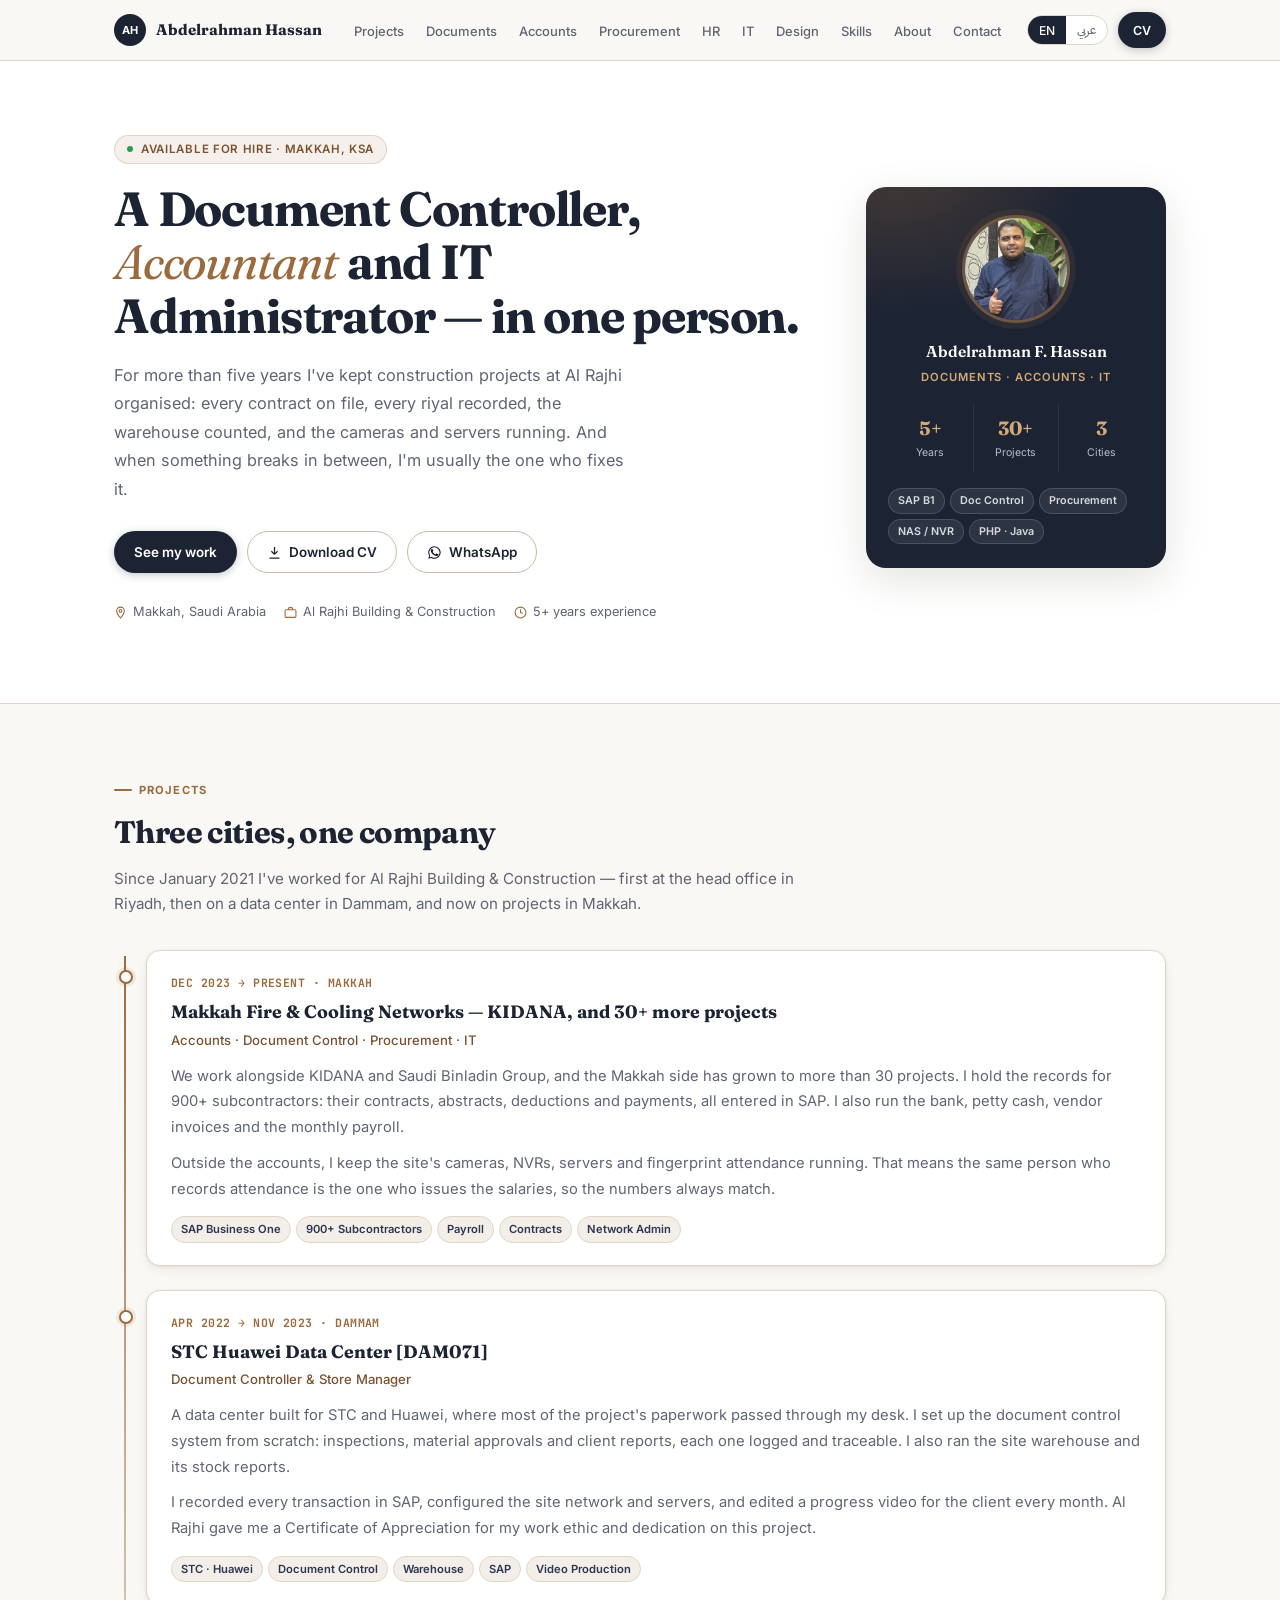
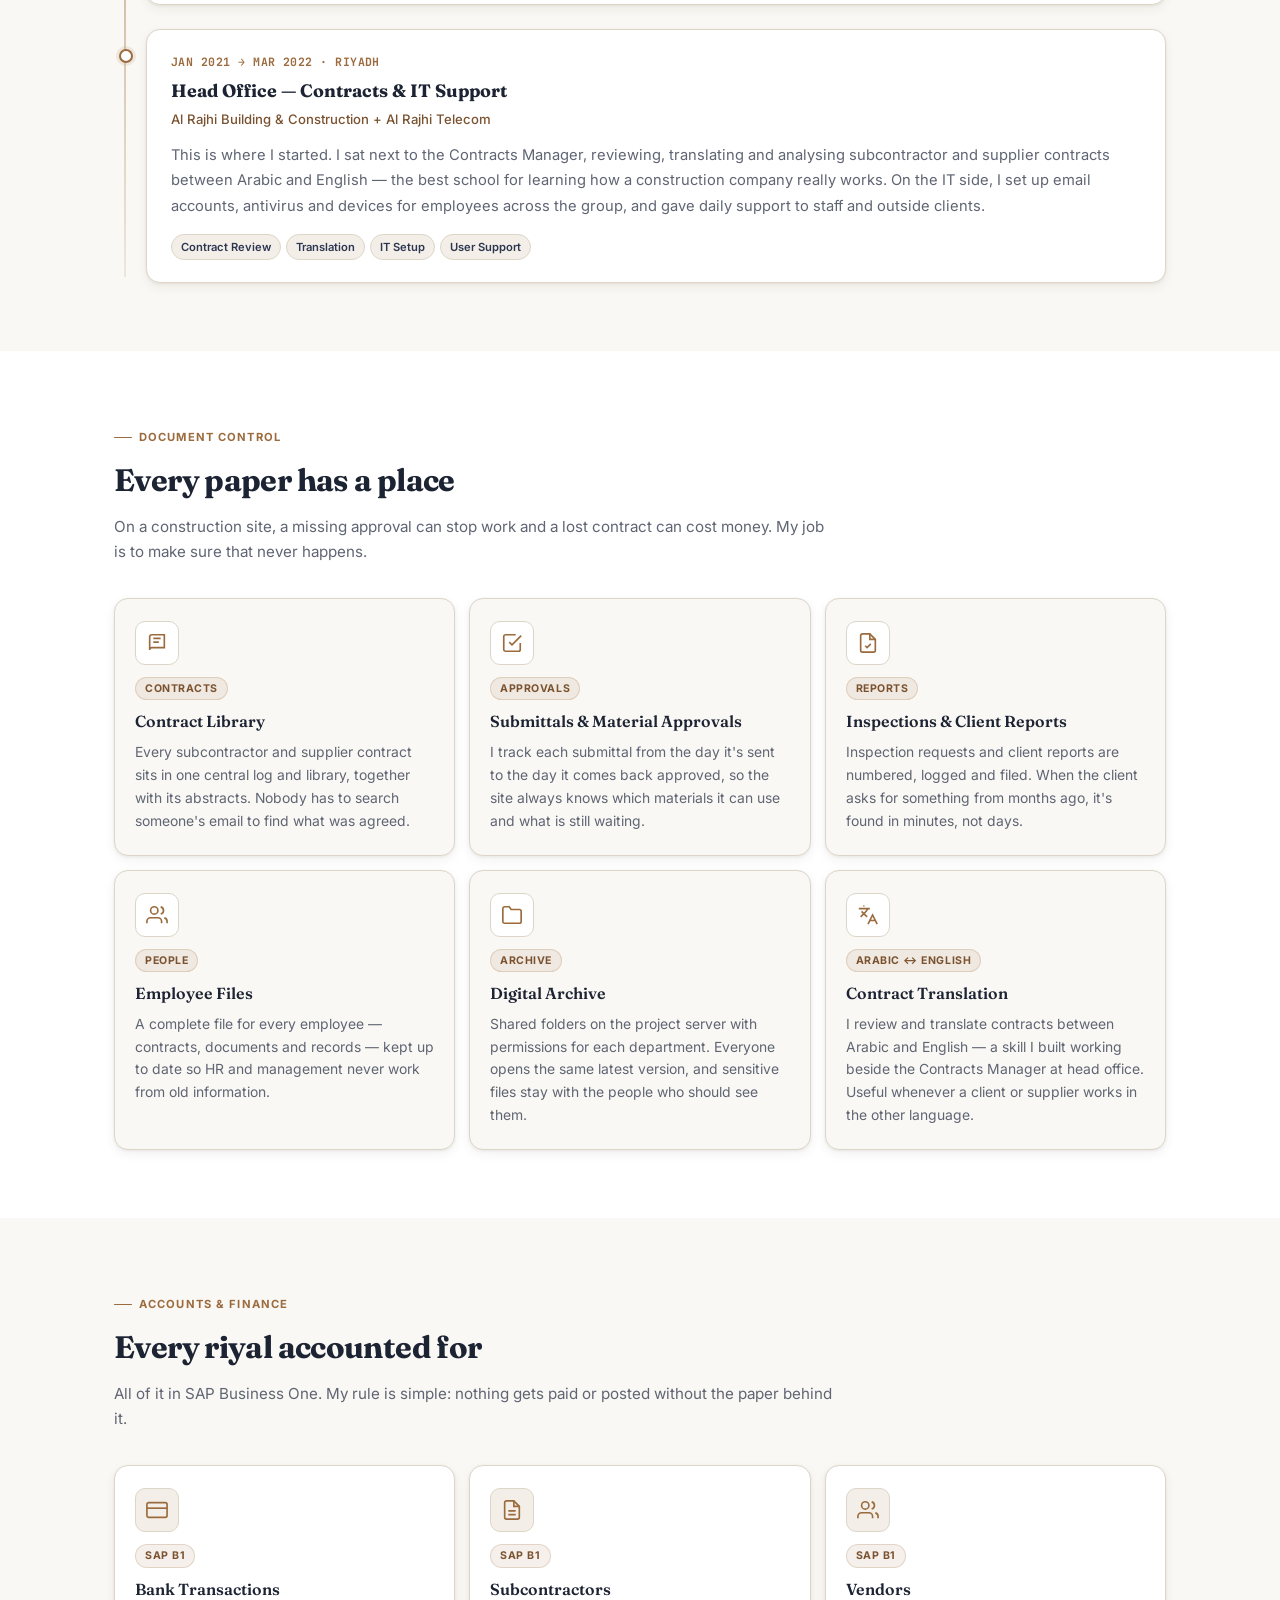
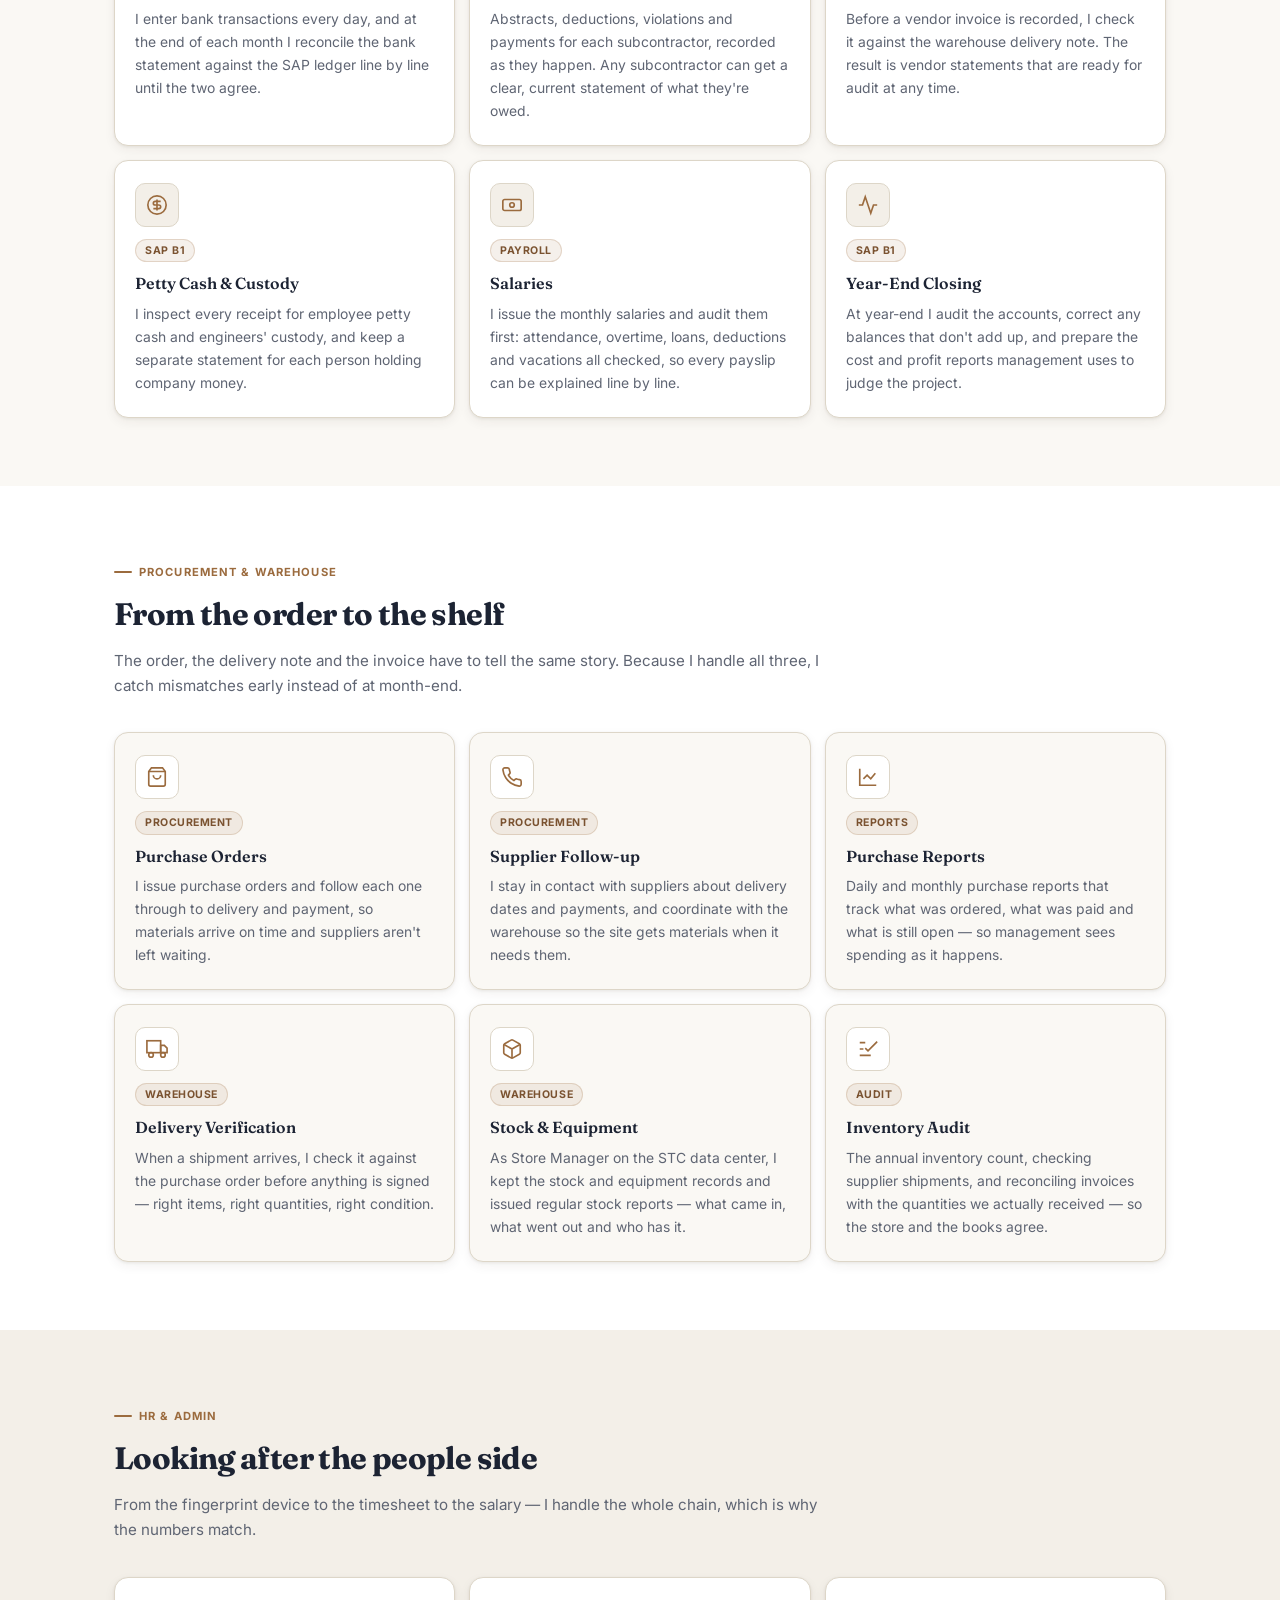
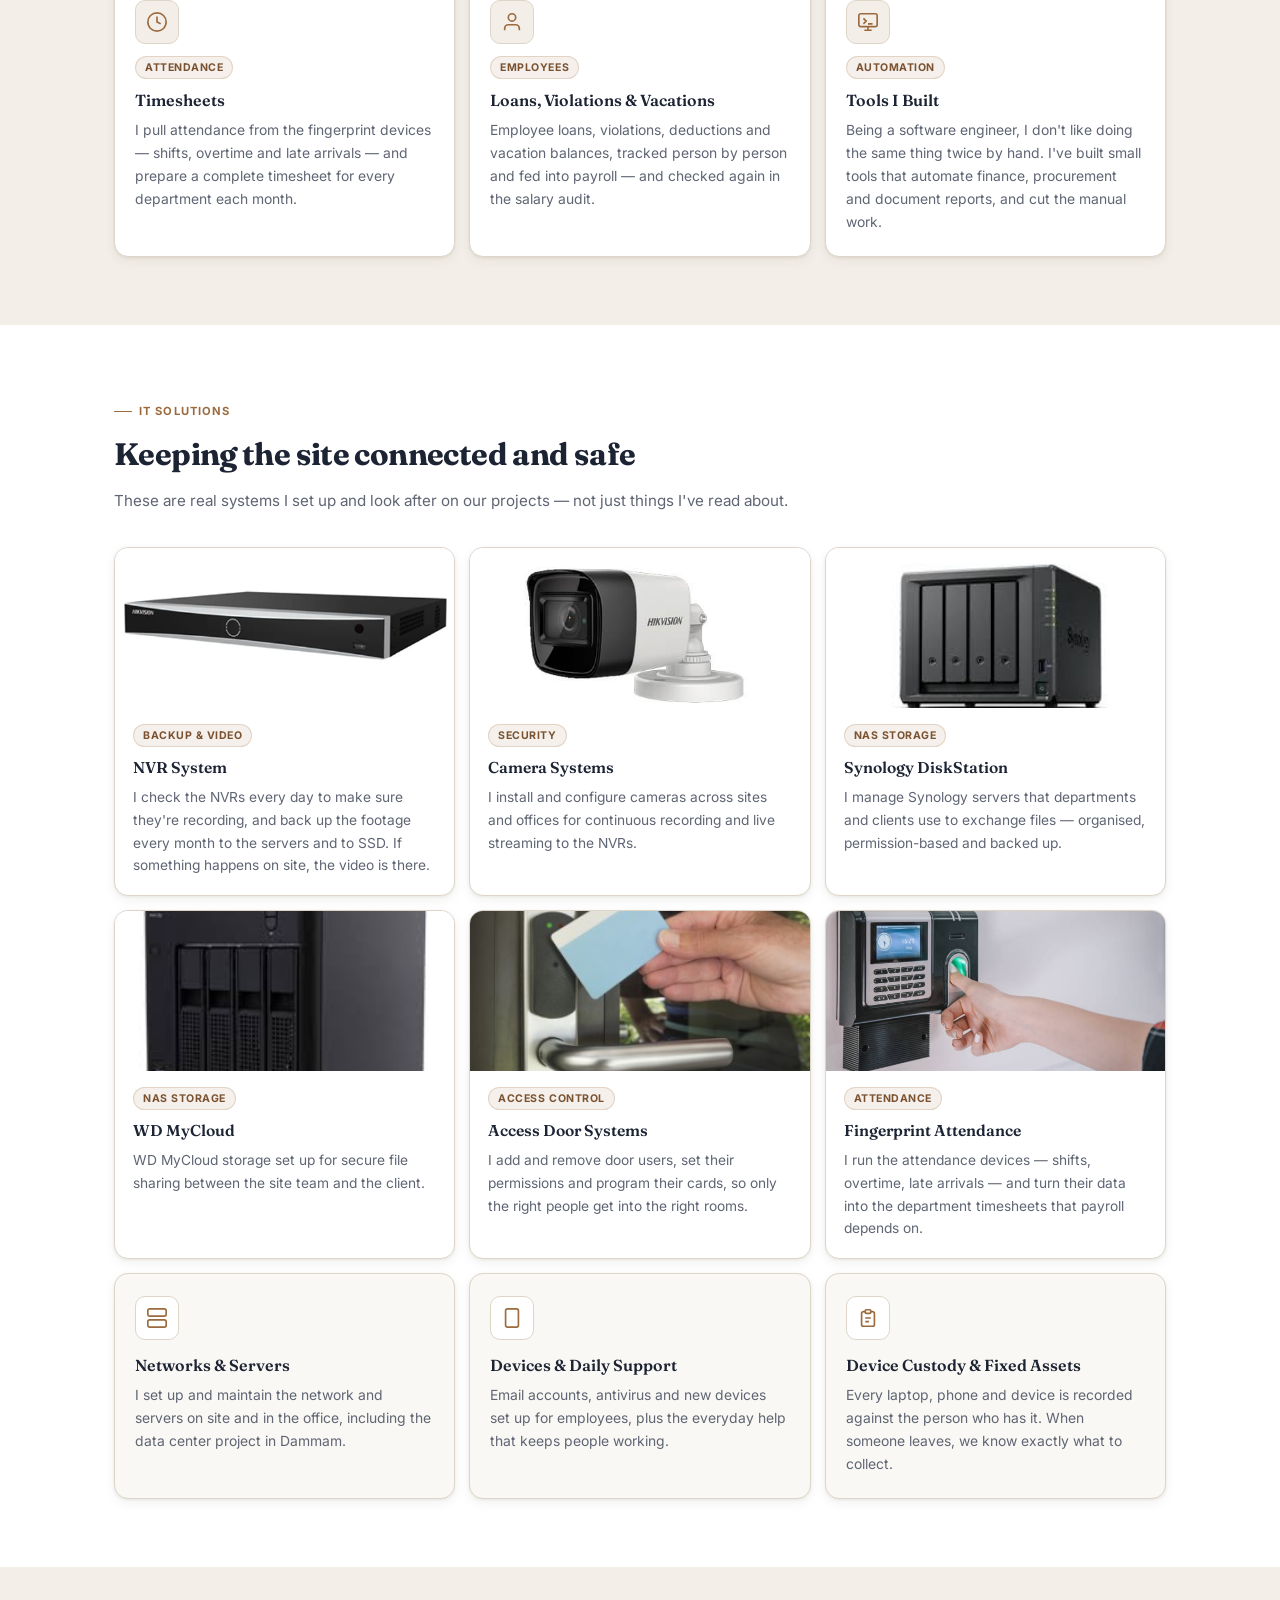
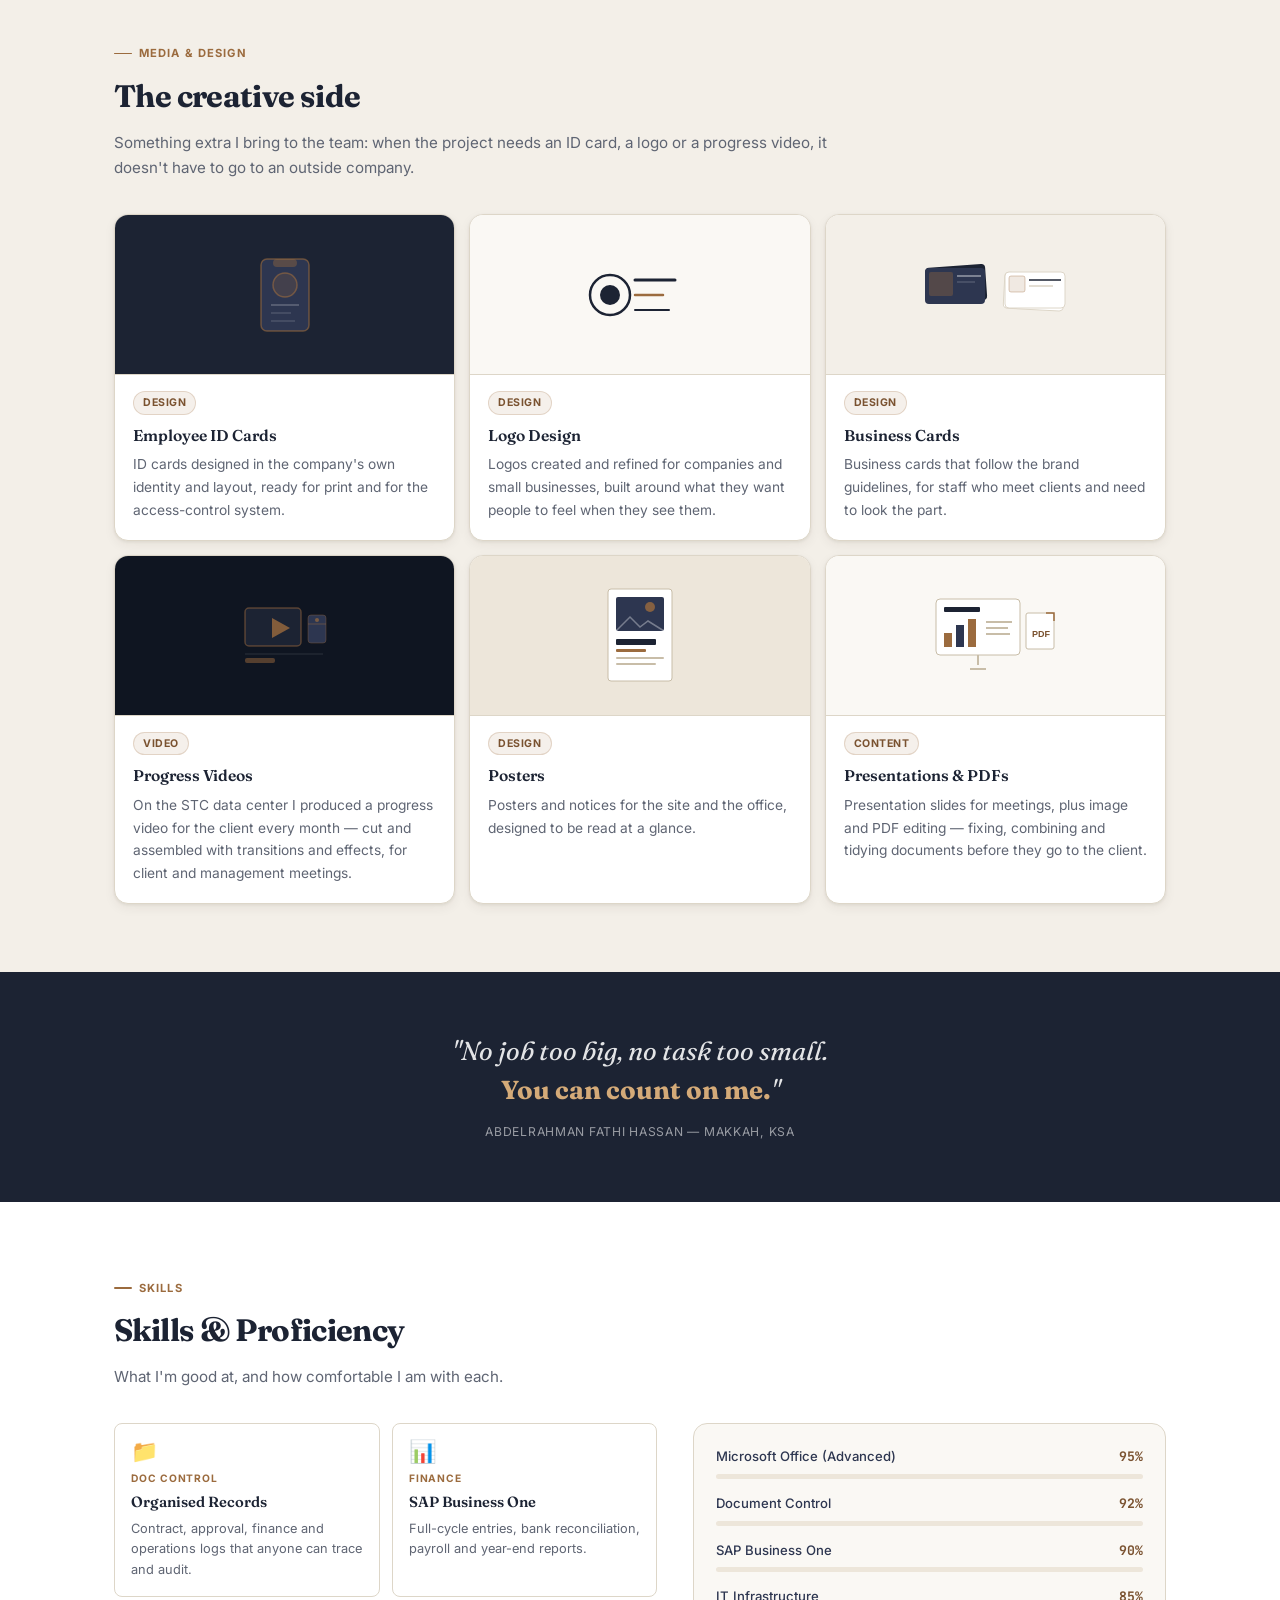
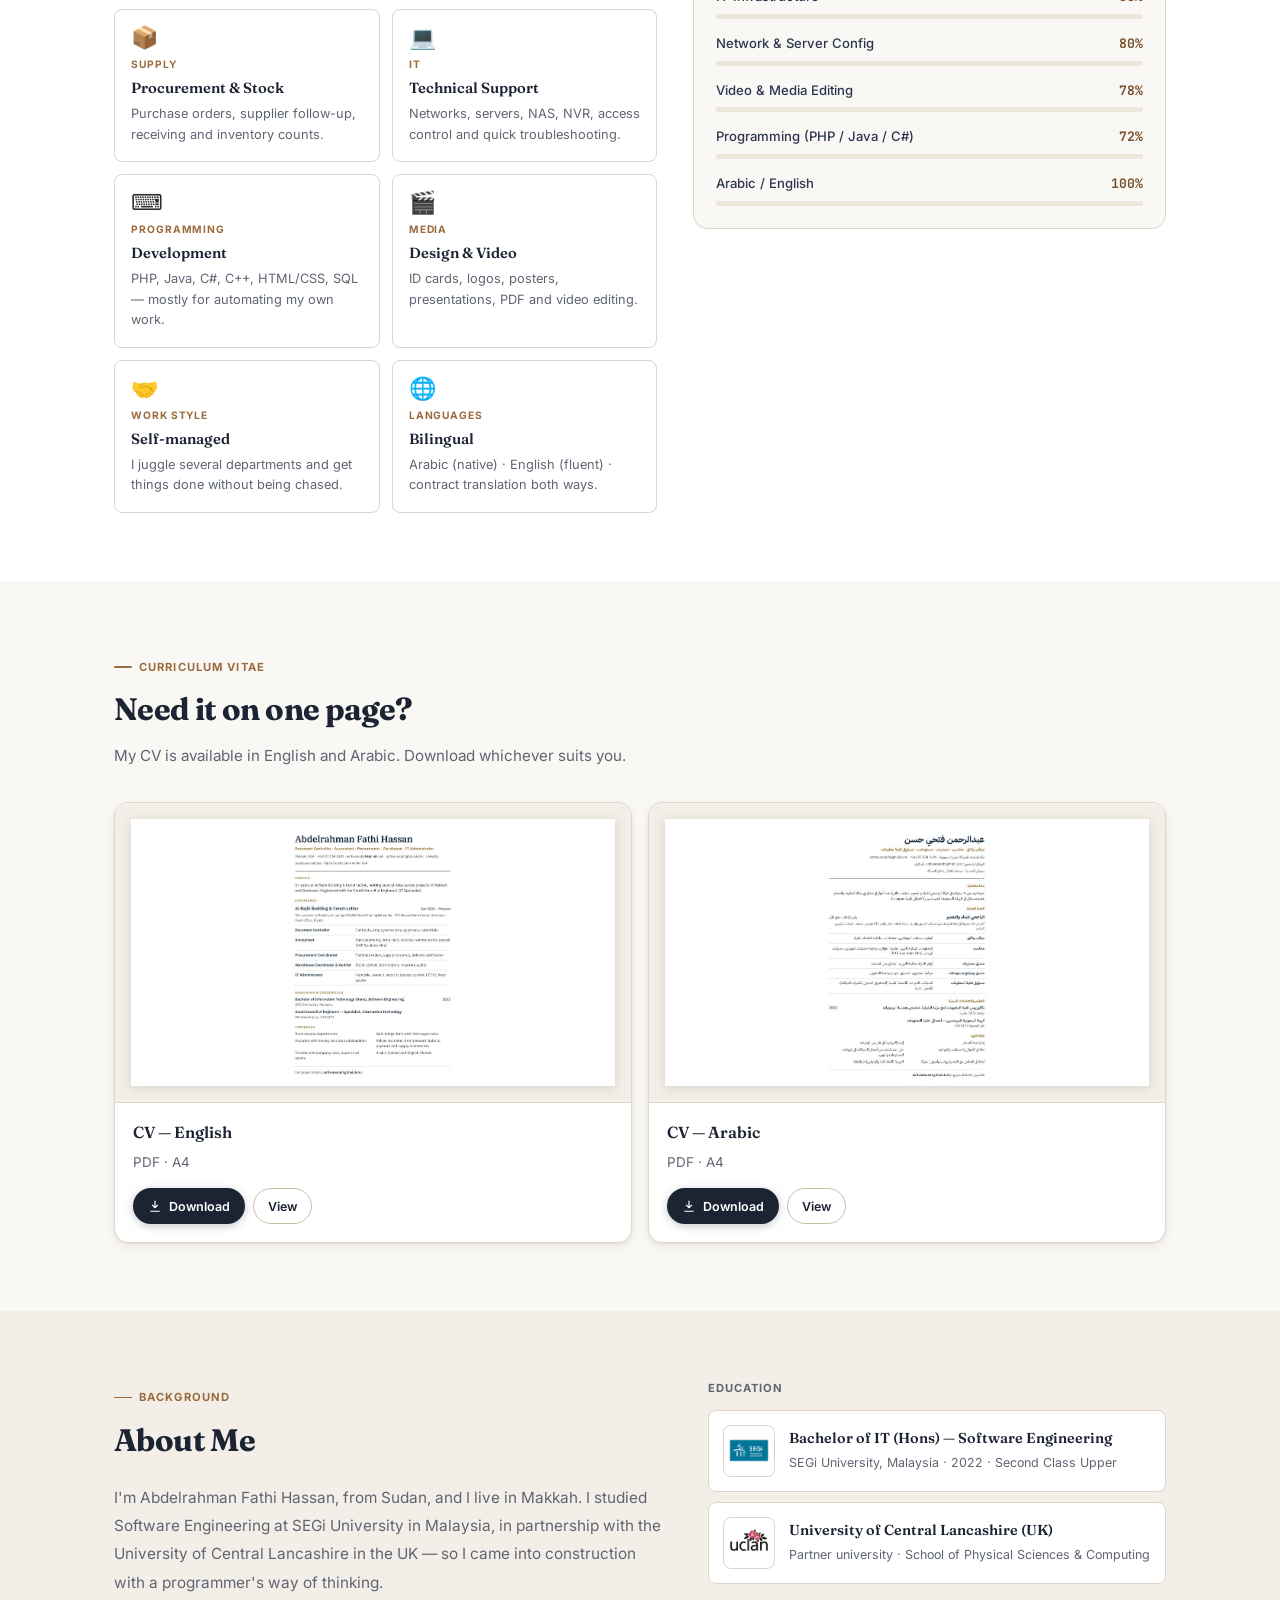
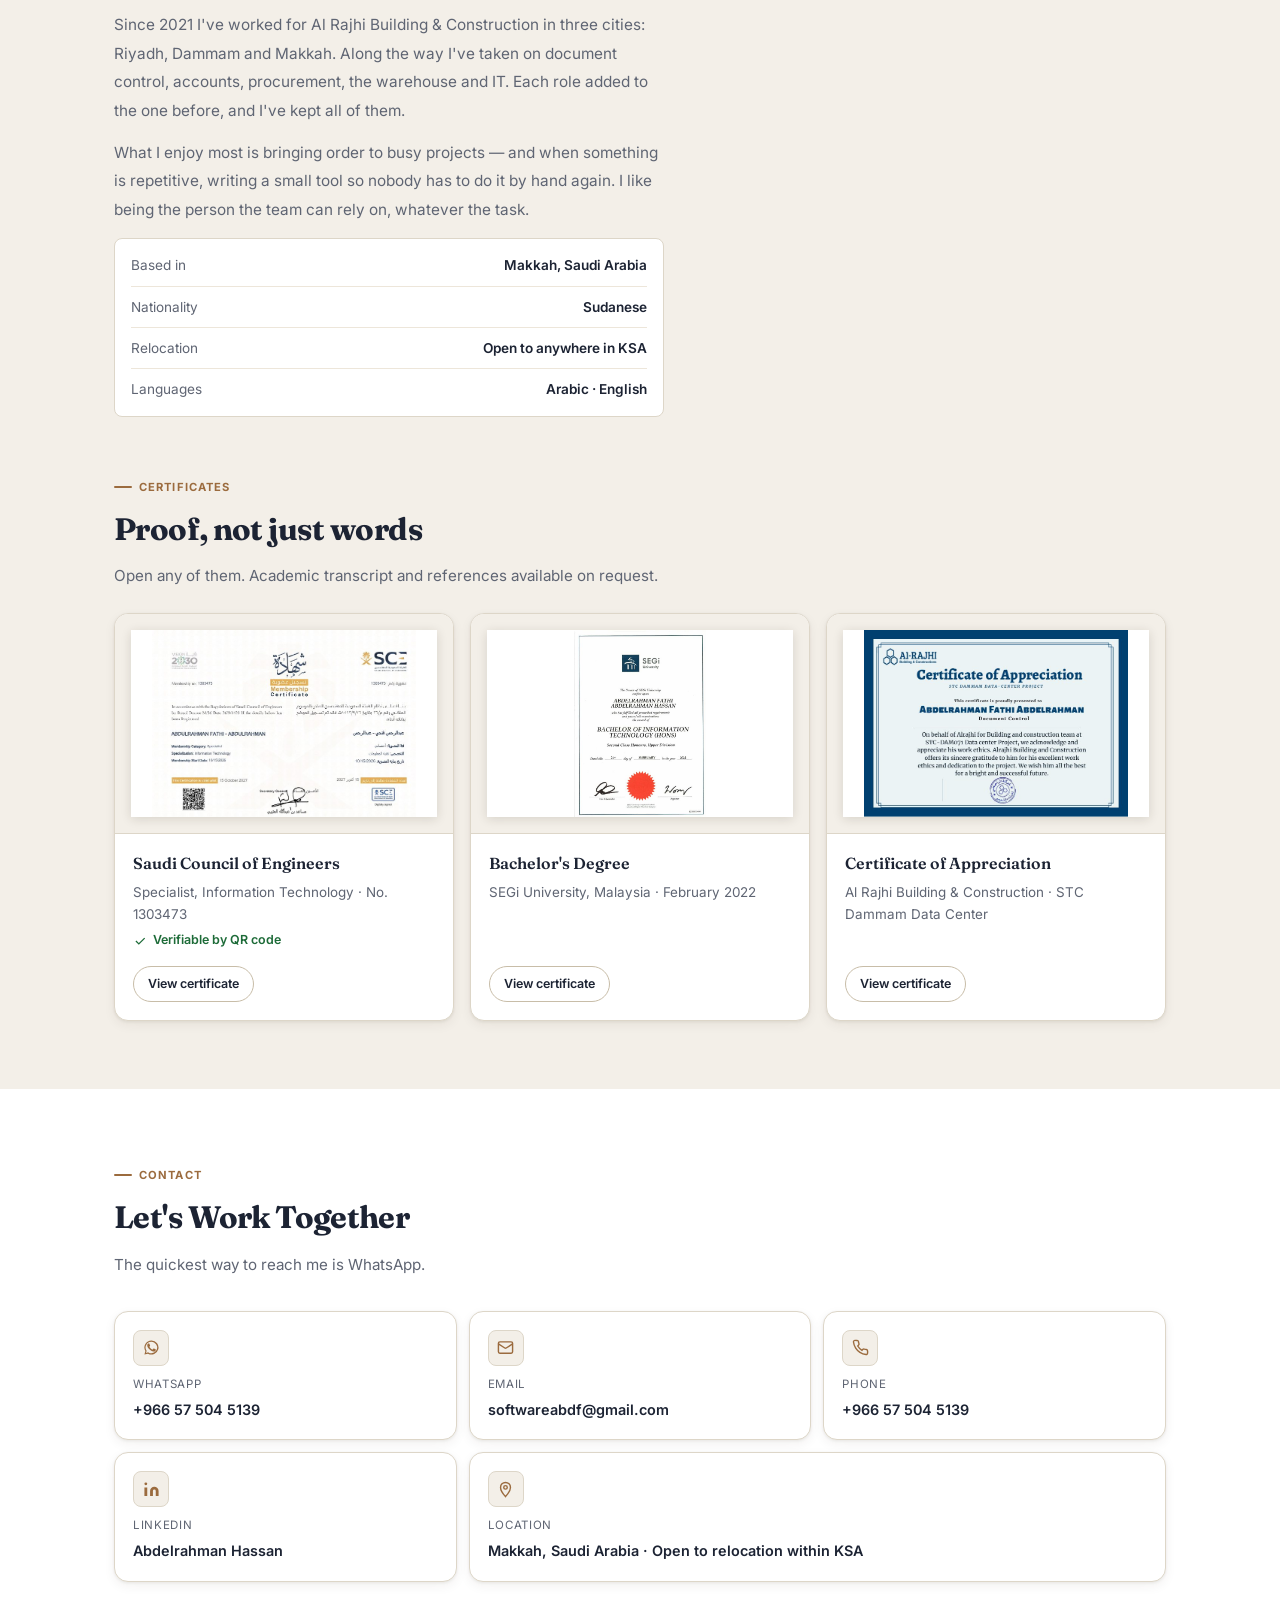
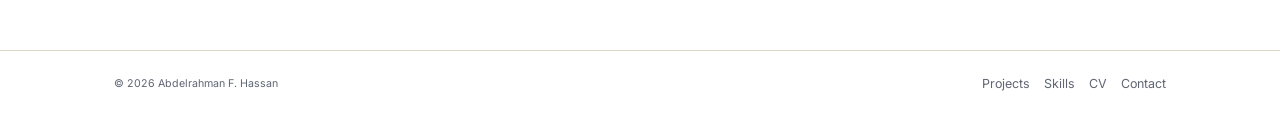
<file: index.html>
<!doctype html>
<html lang="en" dir="ltr">
<head>
<meta charset="utf-8" />
<meta name="viewport" content="width=device-width,initial-scale=1" />
<title>Abdelrahman Hassan — Document Controller · Accountant · IT</title>
<meta name="description" content="Abdelrahman Fathi Hassan — Document Controller, Accountant and IT Administrator in one person. 5+ years at Al Rajhi Building &amp; Construction, Makkah KSA." />
<meta property="og:type" content="profile" />
<meta property="og:title" content="Abdelrahman Hassan — Document Controller · Accountant · IT" />
<meta property="og:description" content="Documents, accounts and IT in one person. 5+ years at Al Rajhi Building &amp; Construction. Makkah, KSA." />
<meta property="og:url" content="https://softwareabdf.github.io/cv/" />
<meta property="og:image" content="https://softwareabdf.github.io/cv/images/profile.jpg" />
<meta name="theme-color" content="#1c2333" />
<link rel="preconnect" href="https://fonts.googleapis.com" />
<link rel="preconnect" href="https://fonts.gstatic.com" crossorigin />
<link href="https://fonts.googleapis.com/css2?family=Fraunces:ital,wght@0,400;0,600;0,700;1,400&family=Inter:wght@400;500;600;700&family=JetBrains+Mono:wght@500&family=IBM+Plex+Sans+Arabic:wght@400;500;600;700&display=swap" rel="stylesheet" />
<style>
:root{
  --ivory:#faf8f4;--ivory2:#f3efe8;--beige:#ede6da;--beige2:#e4dac8;--white:#fff;
  --bronze:#9b6b3e;--bronze2:#7a5230;--bronze-t:rgba(155,107,62,.1);--bronze-b:rgba(155,107,62,.22);
  --navy:#1c2333;--navy2:#2d3650;--ink:#2a2a2a;--muted:#5f6573;--border:#ddd6c8;--border2:#c8bda8;
  --shadow-s:0 1px 3px rgba(44,35,20,.07),0 4px 12px rgba(44,35,20,.06);
  --shadow-m:0 4px 20px rgba(44,35,20,.1),0 1px 4px rgba(44,35,20,.06);
  --shadow-l:0 12px 40px rgba(44,35,20,.13);
  --r:14px;--r-sm:8px;--r-lg:20px;
  --serif:"Fraunces",Georgia,serif;--sans:"Inter",system-ui,sans-serif;--mono:"JetBrains Mono",monospace;
}
*,*::before,*::after{box-sizing:border-box;margin:0;padding:0}
html{scroll-behavior:smooth;scroll-padding-top:70px}
body{font-family:var(--sans);background:var(--ivory);color:var(--ink);line-height:1.65;overflow-x:hidden}
body.ar{--serif:"IBM Plex Sans Arabic",Tahoma,sans-serif;--sans:"IBM Plex Sans Arabic",Tahoma,sans-serif;--mono:"IBM Plex Sans Arabic",Tahoma,sans-serif;line-height:1.8}
img{max-width:100%;height:auto;display:block}
a{color:var(--bronze);text-decoration:none;transition:color .2s}
a:hover{color:var(--bronze2)}
:focus-visible{outline:2px solid var(--bronze);outline-offset:2px;border-radius:4px}
.wrap{width:100%;max-width:1100px;margin:0 auto;padding:0 24px}
.ltr{direction:ltr;unicode-bidi:isolate;display:inline-block}

/* Header */
.site-header{position:sticky;top:0;z-index:200;background:rgba(250,248,244,.95);backdrop-filter:blur(16px);border-bottom:1px solid var(--border)}
.header-inner{display:flex;align-items:center;min-height:60px;gap:16px}
.brand{display:inline-flex;align-items:center;gap:10px;font-family:var(--serif);font-weight:700;font-size:.95rem;color:var(--navy);white-space:nowrap}
.brand-seal{width:32px;height:32px;border-radius:50%;background:var(--navy);color:#fff;font:700 11px/1 "Inter",sans-serif;display:flex;align-items:center;justify-content:center;letter-spacing:.03em}
.site-nav{margin-inline-start:auto}
.site-nav ul{display:flex;list-style:none;gap:2px}
.site-nav a{color:var(--muted);font-size:.81rem;font-weight:500;padding:5px 10px;border-radius:99px;transition:all .2s;white-space:nowrap}
.site-nav a:hover{color:var(--navy);background:var(--beige)}
.nav-extra{display:none}
.header-right{display:flex;align-items:center;gap:10px}
.lang-toggle{display:flex;border-radius:99px;border:1px solid var(--border);overflow:hidden;background:var(--white)}
.lang-btn{border:none;background:transparent;padding:5px 11px;font:500 .76rem "Inter",sans-serif;cursor:pointer;color:var(--muted)}
.lang-btn[lang="ar"]{font-family:"IBM Plex Sans Arabic",sans-serif}
.lang-btn[aria-pressed="true"]{background:var(--navy);color:#fff}
.btn{display:inline-flex;align-items:center;justify-content:center;gap:7px;padding:9px 19px;border-radius:99px;border:1px solid transparent;font:600 .84rem var(--sans);cursor:pointer;transition:all .2s;white-space:nowrap;min-height:42px}
.btn svg{flex-shrink:0}
.btn-primary{background:var(--navy);color:#fff;box-shadow:0 2px 8px rgba(28,35,51,.25)}
.btn-primary:hover{background:var(--navy2);color:#fff;transform:translateY(-1px)}
.btn-outline{border-color:var(--border2);color:var(--navy);background:var(--white)}
.btn-outline:hover{border-color:var(--bronze);color:var(--bronze)}
.btn-sm{padding:6px 14px;min-height:36px;font-size:.78rem}
.nav-toggle{display:none;background:none;border:0;padding:10px;cursor:pointer}
.bar{display:block;width:22px;height:2px;background:var(--navy);border-radius:2px;margin:5px 0}

/* Hero */
.hero{background:var(--white);border-bottom:1px solid var(--border);padding:72px 0 80px}
.hero-grid{display:grid;grid-template-columns:1fr 300px;gap:56px;align-items:center}
.hero-eyebrow{display:inline-flex;align-items:center;gap:8px;padding:4px 12px;border-radius:99px;background:var(--bronze-t);border:1px solid var(--bronze-b);color:var(--bronze2);font-size:.72rem;font-weight:600;letter-spacing:.06em;text-transform:uppercase;margin-bottom:18px}
body.ar .hero-eyebrow{letter-spacing:0;font-size:.8rem}
.hero-eyebrow-dot{width:6px;height:6px;border-radius:50%;background:#22a04b;animation:blink 2s infinite}
@keyframes blink{0%,100%{opacity:1}50%{opacity:.3}}
.hero h1{font-family:var(--serif);font-weight:700;font-size:clamp(28px,3.8vw,48px);line-height:1.12;letter-spacing:-.025em;color:var(--navy);margin-bottom:18px}
body.ar .hero h1{letter-spacing:0;line-height:1.35}
.hero h1 em{font-style:italic;color:var(--bronze);font-weight:400}
body.ar .hero h1 em{font-style:normal;font-weight:700}
.hero-sub{color:var(--muted);font-size:1.02rem;max-width:520px;margin-bottom:28px;line-height:1.75}
.hero-actions{display:flex;flex-wrap:wrap;gap:10px;margin-bottom:28px}
.hero-meta{display:flex;flex-wrap:wrap;gap:8px 18px}
.meta-item{display:inline-flex;align-items:center;gap:6px;font-size:.8rem;color:var(--muted)}
.meta-item svg{flex-shrink:0;color:var(--bronze)}
.profile-card{background:var(--navy);border-radius:var(--r-lg);padding:28px 22px 24px;box-shadow:var(--shadow-l);position:relative;overflow:hidden;color:#fff}
.profile-card::before{content:"";position:absolute;inset:0;background:radial-gradient(ellipse 120% 80% at 10% -10%,rgba(155,107,62,.35) 0%,transparent 55%);pointer-events:none}
.profile-img{width:108px;height:108px;border-radius:50%;object-fit:cover;object-position:top center;border:3px solid rgba(155,107,62,.6);box-shadow:0 0 0 6px rgba(155,107,62,.12);margin:0 auto 16px;position:relative;background:var(--navy2)}
.profile-name{text-align:center;font-family:var(--serif);font-weight:600;font-size:.98rem;position:relative}
.profile-role{text-align:center;font-size:.7rem;color:#d4aa78;letter-spacing:.08em;text-transform:uppercase;font-weight:600;margin:3px 0 16px;position:relative}
body.ar .profile-role{letter-spacing:0;font-size:.8rem}
.profile-stats{display:grid;grid-template-columns:repeat(3,1fr);gap:1px;background:rgba(255,255,255,.08);border-radius:10px;overflow:hidden;margin-bottom:16px;position:relative}
.stat-cell{background:var(--navy);padding:10px 6px;text-align:center}
.stat-n{font-family:"Fraunces",Georgia,serif;font-weight:700;font-size:1.2rem;color:#d4aa78}
.stat-l{font-size:.66rem;color:rgba(255,255,255,.7)}
.profile-pills{display:flex;flex-wrap:wrap;gap:5px;position:relative}
.pill{display:inline-flex;padding:3px 9px;border-radius:99px;font-size:.67rem;font-weight:600;background:rgba(255,255,255,.08);border:1px solid rgba(255,255,255,.14);color:rgba(255,255,255,.82)}

/* Sections */
.section{padding:68px 0}
.section-white{background:var(--white)}.section-ivory{background:var(--ivory)}.section-beige{background:var(--ivory2)}
.section-head{margin-bottom:34px;max-width:720px}
.section-eyebrow{display:inline-flex;align-items:center;gap:7px;font-size:.7rem;font-weight:700;letter-spacing:.1em;text-transform:uppercase;color:var(--bronze);margin-bottom:8px}
body.ar .section-eyebrow{letter-spacing:0;font-size:.82rem}
.section-eyebrow::before{content:"";width:18px;height:1.5px;background:var(--bronze);border-radius:2px}
.section-head h2{font-family:var(--serif);font-weight:700;font-size:clamp(22px,2.5vw,31px);color:var(--navy);letter-spacing:-.02em;margin-bottom:8px}
body.ar .section-head h2{letter-spacing:0}
.section-head p{color:var(--muted);font-size:.95rem}

/* Timeline */
.timeline{position:relative;padding-inline-start:32px}
.timeline::before{content:"";position:absolute;inset-inline-start:10px;top:6px;bottom:6px;width:1.5px;background:linear-gradient(180deg,var(--bronze) 0%,var(--beige) 100%)}
.tl-item{position:relative;margin-bottom:24px}
.tl-item:last-child{margin-bottom:0}
.tl-dot{position:absolute;inset-inline-start:-27px;top:20px;width:14px;height:14px;border-radius:50%;background:var(--white);border:2.5px solid var(--bronze);box-shadow:0 0 0 3px rgba(155,107,62,.12)}
.tl-card{background:var(--white);border:1px solid var(--border);border-radius:var(--r);padding:22px 24px;box-shadow:var(--shadow-s);transition:all .25s}
.tl-card:hover{border-color:var(--bronze-b);box-shadow:var(--shadow-m)}
.tl-meta{font-size:.72rem;color:var(--bronze);font-weight:700;letter-spacing:.04em;text-transform:uppercase;margin-bottom:5px;font-family:var(--mono)}
body.ar .tl-meta{letter-spacing:0;font-size:.82rem}
.tl-title{font-family:var(--serif);font-weight:700;font-size:1.12rem;color:var(--navy);margin-bottom:3px}
.tl-company{font-size:.82rem;color:var(--bronze2);font-weight:500;margin-bottom:12px}
.tl-body{font-size:.92rem;color:var(--muted);line-height:1.75}
.tl-body + .tl-body{margin-top:10px}
.tl-tags{display:flex;flex-wrap:wrap;gap:5px;margin-top:14px}
.tl-tag{padding:3px 9px;border-radius:99px;font-size:.7rem;font-weight:600;background:var(--ivory2);border:1px solid var(--border);color:var(--navy2)}

/* Icon cards */
.icon-grid{display:grid;gap:14px}
.ig3{grid-template-columns:repeat(3,minmax(0,1fr))}
.ig2{grid-template-columns:repeat(2,minmax(0,1fr))}
.icard{background:var(--white);border:1px solid var(--border);border-radius:var(--r);padding:22px 20px;box-shadow:var(--shadow-s);transition:all .25s;display:flex;flex-direction:column}
.section-white .icard{background:var(--ivory)}
.icard:hover{border-color:var(--bronze-b);box-shadow:var(--shadow-m);transform:translateY(-3px)}
.icard-icon{width:44px;height:44px;border-radius:10px;background:var(--ivory2);border:1px solid var(--border);display:flex;align-items:center;justify-content:center;margin-bottom:12px;color:var(--bronze)}
.section-white .icard-icon{background:var(--white)}
.badge{display:inline-flex;padding:2px 9px;border-radius:99px;font-size:.66rem;font-weight:700;letter-spacing:.05em;text-transform:uppercase;background:var(--bronze-t);border:1px solid var(--bronze-b);color:var(--bronze2);margin-bottom:8px;align-self:flex-start}
body.ar .badge{letter-spacing:0;font-size:.74rem}
.icard-title{font-family:var(--serif);font-weight:600;font-size:1rem;color:var(--navy);margin-bottom:6px}
.icard-text{font-size:.87rem;color:var(--muted);line-height:1.65}

/* Photo cards */
.pcard{background:var(--white);border:1px solid var(--border);border-radius:var(--r);overflow:hidden;box-shadow:var(--shadow-s);transition:all .25s;display:flex;flex-direction:column}
.pcard:hover{border-color:var(--bronze-b);box-shadow:var(--shadow-m);transform:translateY(-3px)}
.pcard-img{width:100%;height:160px;object-fit:cover;background:var(--ivory2)}
.pcard-body{padding:16px 18px 18px;flex:1;display:flex;flex-direction:column}
.pcard-title{font-family:var(--serif);font-weight:600;font-size:.98rem;color:var(--navy);margin-bottom:5px}
.pcard-text{font-size:.86rem;color:var(--muted);line-height:1.65}
.sub-row{margin-top:14px}

/* Design cards */
.dcard{background:var(--white);border:1px solid var(--border);border-radius:var(--r);overflow:hidden;box-shadow:var(--shadow-s);transition:all .25s;display:flex;flex-direction:column}
.dcard:hover{border-color:var(--bronze-b);box-shadow:var(--shadow-m);transform:translateY(-3px)}
.dcard-fig{height:160px;display:flex;align-items:center;justify-content:center;border-bottom:1px solid var(--border)}

/* Quote */
.quote-band{background:var(--navy);color:#fff;padding:60px 0;text-align:center}
.quote-band blockquote{font-family:var(--serif);font-size:clamp(19px,2.2vw,26px);font-style:italic;line-height:1.5;color:rgba(255,255,255,.88);max-width:660px;margin:0 auto 12px}
body.ar .quote-band blockquote{font-style:normal}
.quote-band strong{color:#d4aa78;font-style:normal}
.quote-attr{font-size:.76rem;color:rgba(255,255,255,.55);letter-spacing:.06em;text-transform:uppercase}
body.ar .quote-attr{letter-spacing:0;font-size:.85rem}

/* Skills */
.skills-grid{display:grid;grid-template-columns:1.15fr 1fr;gap:36px;align-items:start}
.sk-grid{display:grid;grid-template-columns:repeat(2,minmax(0,1fr));gap:12px}
.sk-card{background:var(--white);border:1px solid var(--border);border-radius:var(--r-sm);padding:16px;transition:all .25s}
.sk-card:hover{border-color:var(--bronze-b);box-shadow:var(--shadow-s);transform:translateY(-2px)}
.sk-icon{font-size:22px;margin-bottom:8px;line-height:1}
.sk-kicker{font-size:.64rem;font-weight:700;letter-spacing:.09em;text-transform:uppercase;color:var(--bronze);margin-bottom:3px}
body.ar .sk-kicker{letter-spacing:0;font-size:.75rem}
.sk-name{font-family:var(--serif);font-weight:600;font-size:.92rem;color:var(--navy);margin-bottom:4px}
.sk-desc{font-size:.8rem;color:var(--muted);line-height:1.6}
.skill-bars{display:flex;flex-direction:column;gap:14px;background:var(--ivory);border:1px solid var(--border);border-radius:var(--r);padding:22px}
.br-label{display:flex;justify-content:space-between;font-size:.82rem;margin-bottom:6px;gap:10px}
.br-name{color:var(--navy2);font-weight:500}
.br-pct{color:var(--bronze2);font-weight:700;font-family:"JetBrains Mono",monospace}
.br-track{height:5px;background:var(--beige);border-radius:99px;overflow:hidden}
.br-fill{height:100%;border-radius:99px;background:var(--bronze);transform:scaleX(0);transform-origin:left;transition:transform 1.2s cubic-bezier(.22,1,.36,1)}
[dir="rtl"] .br-fill{transform-origin:right}
.br-fill.go{transform:scaleX(1)}

/* Docs (CV + certificates) */
.docs{display:grid;gap:16px}
.docs-2{grid-template-columns:repeat(2,minmax(0,1fr))}
.docs-3{grid-template-columns:repeat(3,minmax(0,1fr))}
.doc{background:var(--white);border:1px solid var(--border);border-radius:var(--r);box-shadow:var(--shadow-s);overflow:hidden;display:flex;flex-direction:column;transition:all .25s}
.doc:hover{border-color:var(--bronze-b);box-shadow:var(--shadow-m)}
.doc-thumb{display:block;background:var(--ivory2);border-bottom:1px solid var(--border);padding:16px;height:220px;overflow:hidden}
.docs-2 .doc-thumb{height:300px}
.doc-thumb img{width:100%;height:100%;object-fit:contain;object-position:top center;box-shadow:0 2px 10px rgba(44,35,20,.14);background:#fff}
.doc-body{padding:16px 18px 18px;display:flex;flex-direction:column;gap:5px;flex:1}
.doc h3{font-family:var(--serif);font-weight:600;font-size:1rem;color:var(--navy)}
.doc p{font-size:.84rem;color:var(--muted)}
.doc-actions{display:flex;flex-wrap:wrap;gap:8px;margin-top:auto;padding-top:10px}
.verify{display:inline-flex;align-items:center;gap:6px;font-size:.78rem;font-weight:600;color:#1d6b38}

/* About */
.about-grid{display:grid;grid-template-columns:1.2fr 1fr;gap:44px;align-items:start}
.about-text p{color:var(--muted);font-size:.96rem;line-height:1.85;margin-bottom:14px}
.side-label{font-size:.7rem;font-weight:700;letter-spacing:.09em;text-transform:uppercase;color:var(--muted);margin-bottom:12px}
body.ar .side-label{letter-spacing:0;font-size:.82rem}
.edu-card{display:flex;gap:14px;align-items:center;background:var(--white);border:1px solid var(--border);border-radius:var(--r-sm);padding:14px;margin-bottom:10px}
.edu-logo{width:52px;height:52px;border-radius:8px;object-fit:contain;background:#fff;border:1px solid var(--border);padding:4px;flex-shrink:0}
.edu-card h4{font-family:var(--serif);font-weight:600;font-size:.9rem;color:var(--navy);margin-bottom:2px}
.edu-card p{font-size:.78rem;color:var(--muted)}
.facts{list-style:none;background:var(--white);border:1px solid var(--border);border-radius:var(--r-sm);padding:6px 16px;margin-top:14px}
.facts li{display:flex;justify-content:space-between;gap:12px;padding:9px 0;border-bottom:1px solid var(--beige);font-size:.85rem}
.facts li:last-child{border-bottom:0}
.facts span:first-child{color:var(--muted)}
.facts span:last-child{color:var(--navy);font-weight:600;text-align:end}

/* Contact */
.contact-grid{display:grid;grid-template-columns:repeat(3,minmax(0,1fr));gap:12px}
.cc{display:flex;flex-direction:column;gap:4px;padding:18px;border-radius:var(--r);border:1px solid var(--border);background:var(--white);box-shadow:var(--shadow-s);transition:all .25s;color:inherit}
a.cc:hover{border-color:var(--bronze-b);box-shadow:var(--shadow-m);transform:translateY(-3px);color:inherit}
.cc-icon{width:36px;height:36px;border-radius:8px;background:var(--ivory2);border:1px solid var(--border);display:flex;align-items:center;justify-content:center;margin-bottom:5px;color:var(--bronze)}
.cc-label{font-size:.72rem;color:var(--muted);text-transform:uppercase;letter-spacing:.06em}
body.ar .cc-label{letter-spacing:0;font-size:.8rem}
.cc-val{font-size:.9rem;color:var(--navy);font-weight:600;overflow-wrap:anywhere}
.cc-wide{grid-column:span 2}

.site-footer{border-top:1px solid var(--border);background:var(--white);padding:22px 0}
.footer-inner{display:flex;align-items:center;justify-content:space-between;gap:12px;flex-wrap:wrap;font-size:.8rem;color:var(--muted)}
.footer-nav a{color:var(--muted);margin-inline-start:14px;font-size:.78rem}
.footer-nav a:hover{color:var(--bronze)}

/* Reveal */
.js .reveal{opacity:0;transform:translateY(20px);transition:opacity .5s ease,transform .5s ease}
.js .reveal.in{opacity:1;transform:none}
@media (prefers-reduced-motion:reduce){.js .reveal{opacity:1;transform:none;transition:none}html{scroll-behavior:auto}.hero-eyebrow-dot{animation:none}}

/* Responsive */
@media (max-width:1100px){
  .site-nav{display:none;position:absolute;top:60px;inset-inline:0;background:#faf8f4;border-bottom:1px solid var(--border);box-shadow:0 12px 24px rgba(44,35,20,.12)}
  .site-nav.open{display:block}
  .site-nav ul{flex-direction:column;padding:10px 20px 16px;gap:2px}
  .site-nav a{display:block;padding:10px 12px;font-size:.95rem}
  .nav-extra{display:block}
  .nav-toggle{display:block}
  .header-right{margin-inline-start:auto}
  .header-right .btn{display:none}
}
@media (max-width:1024px){
  .hero-grid{grid-template-columns:1fr}
  .profile-card{max-width:360px}
  .ig3,.docs-3{grid-template-columns:repeat(2,minmax(0,1fr))}
  .contact-grid{grid-template-columns:repeat(2,minmax(0,1fr))}
  .skills-grid,.about-grid{grid-template-columns:1fr}
}
@media (max-width:640px){
  .ig3,.ig2,.docs-2,.docs-3,.contact-grid,.sk-grid{grid-template-columns:1fr}
  .cc-wide{grid-column:auto}
  .hero{padding:48px 0 56px}
  .section{padding:50px 0}
  .quote-band{padding:44px 0}
  .timeline{padding-inline-start:24px}
  .tl-dot{inset-inline-start:-21px}
  .tl-card{padding:18px}
  .hero-actions .btn{flex:1 1 auto}
  .docs-2 .doc-thumb{height:250px}
}
</style>
</head>
<body>

<header class="site-header">
  <div class="wrap header-inner">
    <a class="brand" href="#top"><span class="brand-seal" aria-hidden="true">AH</span><span data-en="Abdelrahman Hassan" data-ar="عبدالرحمن حسن">Abdelrahman Hassan</span></a>
    <nav class="site-nav" aria-label="Main">
      <ul>
        <li><a href="#projects" data-en="Projects" data-ar="المشاريع">Projects</a></li>
        <li><a href="#documents" data-en="Documents" data-ar="الوثائق">Documents</a></li>
        <li><a href="#accounts" data-en="Accounts" data-ar="الحسابات">Accounts</a></li>
        <li><a href="#procurement" data-en="Procurement" data-ar="المشتريات">Procurement</a></li>
        <li><a href="#hr" data-en="HR" data-ar="الموارد البشرية">HR</a></li>
        <li><a href="#it" data-en="IT" data-ar="التقنية">IT</a></li>
        <li><a href="#media" data-en="Design" data-ar="التصميم">Design</a></li>
        <li><a href="#skills" data-en="Skills" data-ar="المهارات">Skills</a></li>
        <li><a href="#about" data-en="About" data-ar="عنّي">About</a></li>
        <li><a href="#contact" data-en="Contact" data-ar="التواصل">Contact</a></li>
        <li class="nav-extra"><a href="#cv" data-en="Download CV (English / Arabic)" data-ar="تحميل السيرة الذاتية (عربي / إنجليزي)">Download CV (English / Arabic)</a></li>
      </ul>
    </nav>
    <div class="header-right">
      <div class="lang-toggle" role="group" aria-label="Language">
        <button class="lang-btn" data-lang="en" aria-pressed="true" lang="en">EN</button>
        <button class="lang-btn" data-lang="ar" aria-pressed="false" lang="ar">عربي</button>
      </div>
      <a class="btn btn-primary btn-sm" href="#cv" data-en="CV" data-ar="السيرة">CV</a>
    </div>
    <button class="nav-toggle" aria-label="Menu" aria-expanded="false"><span class="bar"></span><span class="bar"></span><span class="bar"></span></button>
  </div>
</header>

<main id="top">

<!-- ══ HERO ══ -->
<section class="hero">
  <div class="wrap hero-grid">
    <div class="reveal">
      <div class="hero-eyebrow"><span class="hero-eyebrow-dot" aria-hidden="true"></span><span data-en="Available for hire · Makkah, KSA" data-ar="متاح للعمل · مكة المكرمة">Available for hire · Makkah, KSA</span></div>
      <h1 data-en="A Document Controller, <em>Accountant</em> and IT Administrator — in one person." data-ar="مراقب وثائق و<em>محاسب</em> ومسؤول تقنية معلومات — في شخص واحد.">A Document Controller, <em>Accountant</em> and IT Administrator — in one person.</h1>
      <p class="hero-sub" data-en="For more than five years I've kept construction projects at Al Rajhi organised: every contract on file, every riyal recorded, the warehouse counted, and the cameras and servers running. And when something breaks in between, I'm usually the one who fixes it." data-ar="منذ أكثر من خمس سنوات وأنا أحافظ على تنظيم مشاريع الراجحي: كل عقد في مكانه، وكل ريال مسجّل، والمستودع مجرود، والكاميرات والخوادم تعمل. وإذا تعطّل شيء بين هذا وذاك، فغالبًا أنا من يصلحه.">For more than five years I've kept construction projects at Al Rajhi organised: every contract on file, every riyal recorded, the warehouse counted, and the cameras and servers running. And when something breaks in between, I'm usually the one who fixes it.</p>
      <div class="hero-actions">
        <a class="btn btn-primary" href="#projects" data-en="See my work" data-ar="شاهد أعمالي">See my work</a>
        <a class="btn btn-outline" href="#cv"><svg width="15" height="15" fill="none" stroke="currentColor" stroke-width="2" viewBox="0 0 24 24" aria-hidden="true"><path d="M12 3v12m0 0-5-5m5 5 5-5M4 21h16"/></svg><span data-en="Download CV" data-ar="تحميل السيرة">Download CV</span></a>
        <a class="btn btn-outline" href="https://wa.me/966575045139" target="_blank" rel="noopener"><svg width="15" height="15" fill="currentColor" viewBox="0 0 24 24" aria-hidden="true"><path d="M17.5 14.4c-.3-.1-1.8-.9-2-1-.3-.1-.5-.1-.7.1-.2.3-.8 1-.9 1.2-.2.2-.3.2-.6.1-.3-.1-1.3-.5-2.4-1.5-.9-.8-1.5-1.8-1.7-2.1-.2-.3 0-.5.1-.6l.4-.5c.2-.2.2-.3.3-.5.1-.2 0-.4 0-.5l-.9-2.2c-.2-.6-.5-.5-.7-.5h-.6c-.2 0-.5.1-.8.4-.3.3-1 1-1 2.5s1.1 2.9 1.2 3.1c.1.2 2.1 3.2 5.1 4.5 2.5 1 3 .8 3.6.7.6-.1 1.8-.7 2-1.4.2-.7.2-1.3.2-1.4-.1-.1-.3-.2-.6-.3zM12 2a10 10 0 0 0-8.6 15.1L2 22l5-1.3A10 10 0 1 0 12 2zm0 18.2c-1.6 0-3.1-.4-4.4-1.2l-.3-.2-3 .8.8-2.9-.2-.3A8.2 8.2 0 1 1 12 20.2z"/></svg>WhatsApp</a>
      </div>
      <div class="hero-meta">
        <span class="meta-item"><svg width="13" height="13" fill="none" stroke="currentColor" stroke-width="2" viewBox="0 0 24 24" aria-hidden="true"><path d="M12 2C8.13 2 5 5.13 5 9c0 5.25 7 13 7 13s7-7.75 7-13c0-3.87-3.13-7-7-7z"/><circle cx="12" cy="9" r="2.5"/></svg><span data-en="Makkah, Saudi Arabia" data-ar="مكة المكرمة، السعودية">Makkah, Saudi Arabia</span></span>
        <span class="meta-item"><svg width="13" height="13" fill="none" stroke="currentColor" stroke-width="2" viewBox="0 0 24 24" aria-hidden="true"><rect x="2" y="7" width="20" height="14" rx="2"/><path d="M16 7V5a2 2 0 0 0-2-2h-4a2 2 0 0 0-2 2v2"/></svg><span data-en="Al Rajhi Building &amp; Construction" data-ar="الراجحي للبناء والتعمير">Al Rajhi Building &amp; Construction</span></span>
        <span class="meta-item"><svg width="13" height="13" fill="none" stroke="currentColor" stroke-width="2" viewBox="0 0 24 24" aria-hidden="true"><circle cx="12" cy="12" r="10"/><path d="M12 6v6l4 2"/></svg><span data-en="5+ years experience" data-ar="أكثر من 5 سنوات خبرة">5+ years experience</span></span>
      </div>
    </div>
    <div class="reveal">
      <div class="profile-card">
        <img class="profile-img" src="images/profile.jpg" alt="Abdelrahman Hassan" width="108" height="108" />
        <div class="profile-name" data-en="Abdelrahman F. Hassan" data-ar="عبدالرحمن فتحي حسن">Abdelrahman F. Hassan</div>
        <div class="profile-role" data-en="Documents · Accounts · IT" data-ar="وثائق · حسابات · تقنية">Documents · Accounts · IT</div>
        <div class="profile-stats">
          <div class="stat-cell"><div class="stat-n">5+</div><div class="stat-l" data-en="Years" data-ar="سنوات">Years</div></div>
          <div class="stat-cell"><div class="stat-n">30+</div><div class="stat-l" data-en="Projects" data-ar="مشروع">Projects</div></div>
          <div class="stat-cell"><div class="stat-n">3</div><div class="stat-l" data-en="Cities" data-ar="مدن">Cities</div></div>
        </div>
        <div class="profile-pills"><span class="pill">SAP B1</span><span class="pill">Doc Control</span><span class="pill">Procurement</span><span class="pill">NAS / NVR</span><span class="pill">PHP · Java</span></div>
      </div>
    </div>
  </div>
</section>

<!-- ══ PROJECTS ══ -->
<section id="projects" class="section section-ivory">
  <div class="wrap reveal">
    <div class="section-head">
      <div class="section-eyebrow" data-en="Projects" data-ar="المشاريع">Projects</div>
      <h2 data-en="Three cities, one company" data-ar="ثلاث مدن، شركة واحدة">Three cities, one company</h2>
      <p data-en="Since January 2021 I've worked for Al Rajhi Building &amp; Construction — first at the head office in Riyadh, then on a data center in Dammam, and now on projects in Makkah." data-ar="منذ يناير 2021 أعمل في الراجحي للبناء والتعمير — بدأت في المكتب الرئيسي بالرياض، ثم مركز بيانات في الدمام، والآن في مشاريع مكة المكرمة.">Since January 2021 I've worked for Al Rajhi Building &amp; Construction — first at the head office in Riyadh, then on a data center in Dammam, and now on projects in Makkah.</p>
    </div>
    <div class="timeline">
      <div class="tl-item"><div class="tl-dot" aria-hidden="true"></div>
        <div class="tl-card">
          <div class="tl-meta" data-en="Dec 2023 → Present · Makkah" data-ar="ديسمبر 2023 ← حتى الآن · مكة المكرمة">Dec 2023 → Present · Makkah</div>
          <h3 class="tl-title" data-en="Makkah Fire &amp; Cooling Networks — KIDANA, and 30+ more projects" data-ar="شبكات الحريق والتبريد بمكة المكرمة — كدانة، وأكثر من 30 مشروعًا">Makkah Fire &amp; Cooling Networks — KIDANA, and 30+ more projects</h3>
          <div class="tl-company" data-en="Accounts · Document Control · Procurement · IT" data-ar="الحسابات · ضبط الوثائق · المشتريات · تقنية المعلومات">Accounts · Document Control · Procurement · IT</div>
          <p class="tl-body" data-en="We work alongside KIDANA and Saudi Binladin Group, and the Makkah side has grown to more than 30 projects. I hold the records for 900+ subcontractors: their contracts, abstracts, deductions and payments, all entered in SAP. I also run the bank, petty cash, vendor invoices and the monthly payroll." data-ar="نعمل جنبًا إلى جنب مع كدانة ومجموعة بن لادن السعودية، وتوسعت أعمالنا في مكة إلى أكثر من 30 مشروعًا. أتولى سجلات أكثر من 900 مقاول من الباطن: عقودهم ومستخلصاتهم وخصوماتهم ومدفوعاتهم، وكلها مسجلة في SAP. كما أدير البنك والعهد وفواتير الموردين ومسيّر الرواتب الشهري.">We work alongside KIDANA and Saudi Binladin Group, and the Makkah side has grown to more than 30 projects. I hold the records for 900+ subcontractors: their contracts, abstracts, deductions and payments, all entered in SAP. I also run the bank, petty cash, vendor invoices and the monthly payroll.</p>
          <p class="tl-body" data-en="Outside the accounts, I keep the site's cameras, NVRs, servers and fingerprint attendance running. That means the same person who records attendance is the one who issues the salaries, so the numbers always match." data-ar="وبعيدًا عن الحسابات، أحافظ على عمل كاميرات الموقع وأجهزة NVR والخوادم وأجهزة البصمة. أي أن الشخص الذي يسجل الحضور هو نفسه من يصدر الرواتب، فتتطابق الأرقام دائمًا.">Outside the accounts, I keep the site's cameras, NVRs, servers and fingerprint attendance running. That means the same person who records attendance is the one who issues the salaries, so the numbers always match.</p>
          <div class="tl-tags"><span class="tl-tag">SAP Business One</span><span class="tl-tag" data-en="900+ Subcontractors" data-ar="+900 مقاول">900+ Subcontractors</span><span class="tl-tag" data-en="Payroll" data-ar="الرواتب">Payroll</span><span class="tl-tag" data-en="Contracts" data-ar="العقود">Contracts</span><span class="tl-tag" data-en="Network Admin" data-ar="إدارة الشبكات">Network Admin</span></div>
        </div>
      </div>
      <div class="tl-item"><div class="tl-dot" aria-hidden="true"></div>
        <div class="tl-card">
          <div class="tl-meta" data-en="Apr 2022 → Nov 2023 · Dammam" data-ar="أبريل 2022 ← نوفمبر 2023 · الدمام">Apr 2022 → Nov 2023 · Dammam</div>
          <h3 class="tl-title" data-en="STC Huawei Data Center [DAM071]" data-ar="مركز بيانات STC هواوي [DAM071]">STC Huawei Data Center [DAM071]</h3>
          <div class="tl-company" data-en="Document Controller &amp; Store Manager" data-ar="مراقب وثائق ومدير المستودع">Document Controller &amp; Store Manager</div>
          <p class="tl-body" data-en="A data center built for STC and Huawei, where most of the project's paperwork passed through my desk. I set up the document control system from scratch: inspections, material approvals and client reports, each one logged and traceable. I also ran the site warehouse and its stock reports." data-ar="مركز بيانات لصالح STC وهواوي، مرّت معظم أوراق المشروع عبر مكتبي. أنشأت نظام ضبط الوثائق من الصفر: الفحوصات واعتمادات المواد وتقارير العميل، وكل منها مسجّل وقابل للتتبع. كما أدرت مستودع الموقع وتقارير مخزونه.">A data center built for STC and Huawei, where most of the project's paperwork passed through my desk. I set up the document control system from scratch: inspections, material approvals and client reports, each one logged and traceable. I also ran the site warehouse and its stock reports.</p>
          <p class="tl-body" data-en="I recorded every transaction in SAP, configured the site network and servers, and edited a progress video for the client every month. Al Rajhi gave me a Certificate of Appreciation for my work ethic and dedication on this project." data-ar="سجّلت كل المعاملات في SAP، وهيّأت شبكة الموقع والخوادم، وأعددت فيديو تقدم شهري للعميل. ومنحتني الراجحي شهادة تقدير على أخلاقيات العمل والتفاني في هذا المشروع.">I recorded every transaction in SAP, configured the site network and servers, and edited a progress video for the client every month. Al Rajhi gave me a Certificate of Appreciation for my work ethic and dedication on this project.</p>
          <div class="tl-tags"><span class="tl-tag">STC · Huawei</span><span class="tl-tag" data-en="Document Control" data-ar="ضبط الوثائق">Document Control</span><span class="tl-tag" data-en="Warehouse" data-ar="المستودع">Warehouse</span><span class="tl-tag">SAP</span><span class="tl-tag" data-en="Video Production" data-ar="إنتاج الفيديو">Video Production</span></div>
        </div>
      </div>
      <div class="tl-item"><div class="tl-dot" aria-hidden="true"></div>
        <div class="tl-card">
          <div class="tl-meta" data-en="Jan 2021 → Mar 2022 · Riyadh" data-ar="يناير 2021 ← مارس 2022 · الرياض">Jan 2021 → Mar 2022 · Riyadh</div>
          <h3 class="tl-title" data-en="Head Office — Contracts &amp; IT Support" data-ar="المكتب الرئيسي — دعم العقود وتقنية المعلومات">Head Office — Contracts &amp; IT Support</h3>
          <div class="tl-company" data-en="Al Rajhi Building &amp; Construction + Al Rajhi Telecom" data-ar="الراجحي للبناء والتعمير + الراجحي للاتصالات">Al Rajhi Building &amp; Construction + Al Rajhi Telecom</div>
          <p class="tl-body" data-en="This is where I started. I sat next to the Contracts Manager, reviewing, translating and analysing subcontractor and supplier contracts between Arabic and English — the best school for learning how a construction company really works. On the IT side, I set up email accounts, antivirus and devices for employees across the group, and gave daily support to staff and outside clients." data-ar="هنا كانت البداية. عملت بجانب مدير العقود في مراجعة وترجمة وتحليل عقود المقاولين والموردين بين العربية والإنجليزية — وكانت أفضل مدرسة لفهم كيف تعمل شركة المقاولات فعلًا. وفي جانب التقنية، جهّزت حسابات البريد وبرامج الحماية والأجهزة لموظفي المجموعة، وقدمت دعمًا يوميًا للموظفين والعملاء الخارجيين.">This is where I started. I sat next to the Contracts Manager, reviewing, translating and analysing subcontractor and supplier contracts between Arabic and English — the best school for learning how a construction company really works. On the IT side, I set up email accounts, antivirus and devices for employees across the group, and gave daily support to staff and outside clients.</p>
          <div class="tl-tags"><span class="tl-tag" data-en="Contract Review" data-ar="مراجعة العقود">Contract Review</span><span class="tl-tag" data-en="Translation" data-ar="الترجمة">Translation</span><span class="tl-tag" data-en="IT Setup" data-ar="تجهيز الأجهزة">IT Setup</span><span class="tl-tag" data-en="User Support" data-ar="دعم المستخدمين">User Support</span></div>
        </div>
      </div>
    </div>
  </div>
</section>

<!-- ══ DOCUMENT CONTROL ══ -->
<section id="documents" class="section section-white">
  <div class="wrap reveal">
    <div class="section-head">
      <div class="section-eyebrow" data-en="Document Control" data-ar="ضبط الوثائق">Document Control</div>
      <h2 data-en="Every paper has a place" data-ar="لكل ورقة مكانها">Every paper has a place</h2>
      <p data-en="On a construction site, a missing approval can stop work and a lost contract can cost money. My job is to make sure that never happens." data-ar="في موقع الإنشاء، اعتماد مفقود قد يوقف العمل، وعقد ضائع قد يكلف المال. مهمتي أن لا يحدث ذلك أبدًا.">On a construction site, a missing approval can stop work and a lost contract can cost money. My job is to make sure that never happens.</p>
    </div>
    <div class="icon-grid ig3">
      <div class="icard">
        <div class="icard-icon"><svg width="22" height="22" fill="none" stroke="currentColor" stroke-width="1.8" viewBox="0 0 24 24" aria-hidden="true"><path d="M4 19.5A2.5 2.5 0 0 1 6.5 17H20V3H6.5A2.5 2.5 0 0 0 4 5.5v14z"/><path d="M8 7h8M8 11h6"/></svg></div>
        <span class="badge" data-en="Contracts" data-ar="العقود">Contracts</span>
        <h3 class="icard-title" data-en="Contract Library" data-ar="مكتبة العقود">Contract Library</h3>
        <p class="icard-text" data-en="Every subcontractor and supplier contract sits in one central log and library, together with its abstracts. Nobody has to search someone's email to find what was agreed." data-ar="كل عقود المقاولين والموردين محفوظة في سجل ومكتبة مركزية واحدة، مع مستخلصاتها. لا أحد يحتاج للبحث في بريد شخص آخر ليعرف ما تم الاتفاق عليه.">Every subcontractor and supplier contract sits in one central log and library, together with its abstracts. Nobody has to search someone's email to find what was agreed.</p>
      </div>
      <div class="icard">
        <div class="icard-icon"><svg width="22" height="22" fill="none" stroke="currentColor" stroke-width="1.8" viewBox="0 0 24 24" aria-hidden="true"><path d="M9 11l3 3L22 4"/><path d="M21 12v7a2 2 0 0 1-2 2H5a2 2 0 0 1-2-2V5a2 2 0 0 1 2-2h11"/></svg></div>
        <span class="badge" data-en="Approvals" data-ar="الاعتمادات">Approvals</span>
        <h3 class="icard-title" data-en="Submittals &amp; Material Approvals" data-ar="طلبات الاعتماد واعتماد المواد">Submittals &amp; Material Approvals</h3>
        <p class="icard-text" data-en="I track each submittal from the day it's sent to the day it comes back approved, so the site always knows which materials it can use and what is still waiting." data-ar="أتابع كل طلب اعتماد من يوم إرساله حتى يعود معتمدًا، فيعرف الموقع دائمًا ما المواد المسموح باستخدامها وما الذي ما زال قيد الانتظار.">I track each submittal from the day it's sent to the day it comes back approved, so the site always knows which materials it can use and what is still waiting.</p>
      </div>
      <div class="icard">
        <div class="icard-icon"><svg width="22" height="22" fill="none" stroke="currentColor" stroke-width="1.8" viewBox="0 0 24 24" aria-hidden="true"><path d="M14 2H6a2 2 0 0 0-2 2v16a2 2 0 0 0 2 2h12a2 2 0 0 0 2-2V8z"/><path d="M14 2v6h6M9 15l2 2 4-4"/></svg></div>
        <span class="badge" data-en="Reports" data-ar="التقارير">Reports</span>
        <h3 class="icard-title" data-en="Inspections &amp; Client Reports" data-ar="الفحوصات وتقارير العميل">Inspections &amp; Client Reports</h3>
        <p class="icard-text" data-en="Inspection requests and client reports are numbered, logged and filed. When the client asks for something from months ago, it's found in minutes, not days." data-ar="طلبات الفحص وتقارير العميل تُرقَّم وتُسجَّل وتُؤرشَف. وعندما يطلب العميل شيئًا من أشهر مضت، نجده في دقائق لا أيام.">Inspection requests and client reports are numbered, logged and filed. When the client asks for something from months ago, it's found in minutes, not days.</p>
      </div>
      <div class="icard">
        <div class="icard-icon"><svg width="22" height="22" fill="none" stroke="currentColor" stroke-width="1.8" viewBox="0 0 24 24" aria-hidden="true"><path d="M17 21v-2a4 4 0 0 0-4-4H5a4 4 0 0 0-4 4v2"/><circle cx="9" cy="7" r="4"/><path d="M23 21v-2a4 4 0 0 0-3-3.9M16 3.1a4 4 0 0 1 0 7.8"/></svg></div>
        <span class="badge" data-en="People" data-ar="الموظفون">People</span>
        <h3 class="icard-title" data-en="Employee Files" data-ar="ملفات الموظفين">Employee Files</h3>
        <p class="icard-text" data-en="A complete file for every employee — contracts, documents and records — kept up to date so HR and management never work from old information." data-ar="ملف كامل لكل موظف — العقود والمستندات والسجلات — محدّث باستمرار، فلا تعمل الإدارة والموارد البشرية على معلومات قديمة.">A complete file for every employee — contracts, documents and records — kept up to date so HR and management never work from old information.</p>
      </div>
      <div class="icard">
        <div class="icard-icon"><svg width="22" height="22" fill="none" stroke="currentColor" stroke-width="1.8" viewBox="0 0 24 24" aria-hidden="true"><path d="M22 19a2 2 0 0 1-2 2H4a2 2 0 0 1-2-2V5a2 2 0 0 1 2-2h5l2 3h9a2 2 0 0 1 2 2z"/></svg></div>
        <span class="badge" data-en="Archive" data-ar="الأرشيف">Archive</span>
        <h3 class="icard-title" data-en="Digital Archive" data-ar="الأرشيف الرقمي">Digital Archive</h3>
        <p class="icard-text" data-en="Shared folders on the project server with permissions for each department. Everyone opens the same latest version, and sensitive files stay with the people who should see them." data-ar="مجلدات مشتركة على خادم المشروع بصلاحيات لكل قسم. الجميع يفتح النسخة الأحدث نفسها، والملفات الحساسة تبقى عند من يحق لهم رؤيتها.">Shared folders on the project server with permissions for each department. Everyone opens the same latest version, and sensitive files stay with the people who should see them.</p>
      </div>
      <div class="icard">
        <div class="icard-icon"><svg width="22" height="22" fill="none" stroke="currentColor" stroke-width="1.8" viewBox="0 0 24 24" aria-hidden="true"><path d="M5 8l6 6M4 14l6-6 2-3M2 5h12M7 2h1M22 22l-5-10-5 10M14 18h6"/></svg></div>
        <span class="badge" data-en="Arabic ↔ English" data-ar="عربي ↔ إنجليزي">Arabic ↔ English</span>
        <h3 class="icard-title" data-en="Contract Translation" data-ar="ترجمة العقود">Contract Translation</h3>
        <p class="icard-text" data-en="I review and translate contracts between Arabic and English — a skill I built working beside the Contracts Manager at head office. Useful whenever a client or supplier works in the other language." data-ar="أراجع وأترجم العقود بين العربية والإنجليزية — مهارة اكتسبتها بالعمل بجانب مدير العقود في المكتب الرئيسي. مفيدة كلما تعامل عميل أو مورد باللغة الأخرى.">I review and translate contracts between Arabic and English — a skill I built working beside the Contracts Manager at head office. Useful whenever a client or supplier works in the other language.</p>
      </div>
    </div>
  </div>
</section>

<!-- ══ ACCOUNTS ══ -->
<section id="accounts" class="section section-ivory">
  <div class="wrap reveal">
    <div class="section-head">
      <div class="section-eyebrow" data-en="Accounts &amp; Finance" data-ar="الحسابات والمالية">Accounts &amp; Finance</div>
      <h2 data-en="Every riyal accounted for" data-ar="كل ريال في مكانه">Every riyal accounted for</h2>
      <p data-en="All of it in SAP Business One. My rule is simple: nothing gets paid or posted without the paper behind it." data-ar="كلها في SAP Business One. وقاعدتي بسيطة: لا يُدفع ولا يُرحَّل شيء دون المستند الذي يثبته.">All of it in SAP Business One. My rule is simple: nothing gets paid or posted without the paper behind it.</p>
    </div>
    <div class="icon-grid ig3">
      <div class="icard">
        <div class="icard-icon"><svg width="22" height="22" fill="none" stroke="currentColor" stroke-width="1.8" viewBox="0 0 24 24" aria-hidden="true"><rect x="1" y="4" width="22" height="16" rx="2"/><path d="M1 10h22"/></svg></div>
        <span class="badge">SAP B1</span>
        <h3 class="icard-title" data-en="Bank Transactions" data-ar="المعاملات البنكية">Bank Transactions</h3>
        <p class="icard-text" data-en="I enter bank transactions every day, and at the end of each month I reconcile the bank statement against the SAP ledger line by line until the two agree." data-ar="أسجّل المعاملات البنكية يوميًا، وفي نهاية كل شهر أطابق كشف البنك مع دفاتر SAP سطرًا بسطر حتى يتطابقا.">I enter bank transactions every day, and at the end of each month I reconcile the bank statement against the SAP ledger line by line until the two agree.</p>
      </div>
      <div class="icard">
        <div class="icard-icon"><svg width="22" height="22" fill="none" stroke="currentColor" stroke-width="1.8" viewBox="0 0 24 24" aria-hidden="true"><path d="M14 2H6a2 2 0 0 0-2 2v16a2 2 0 0 0 2 2h12a2 2 0 0 0 2-2V8z"/><path d="M14 2v6h6M16 13H8M16 17H8"/></svg></div>
        <span class="badge">SAP B1</span>
        <h3 class="icard-title" data-en="Subcontractors" data-ar="المقاولون من الباطن">Subcontractors</h3>
        <p class="icard-text" data-en="Abstracts, deductions, violations and payments for each subcontractor, recorded as they happen. Any subcontractor can get a clear, current statement of what they're owed." data-ar="المستخلصات والخصومات والمخالفات والمدفوعات لكل مقاول، تُسجَّل أولًا بأول. ويستطيع أي مقاول الحصول على كشف واضح ومحدّث بمستحقاته.">Abstracts, deductions, violations and payments for each subcontractor, recorded as they happen. Any subcontractor can get a clear, current statement of what they're owed.</p>
      </div>
      <div class="icard">
        <div class="icard-icon"><svg width="22" height="22" fill="none" stroke="currentColor" stroke-width="1.8" viewBox="0 0 24 24" aria-hidden="true"><path d="M17 21v-2a4 4 0 0 0-4-4H5a4 4 0 0 0-4 4v2"/><circle cx="9" cy="7" r="4"/><path d="M23 21v-2a4 4 0 0 0-3-3.87M16 3.13a4 4 0 0 1 0 7.75"/></svg></div>
        <span class="badge">SAP B1</span>
        <h3 class="icard-title" data-en="Vendors" data-ar="الموردون">Vendors</h3>
        <p class="icard-text" data-en="Before a vendor invoice is recorded, I check it against the warehouse delivery note. The result is vendor statements that are ready for audit at any time." data-ar="قبل تسجيل فاتورة أي مورد، أطابقها مع إشعار التسليم من المستودع. والنتيجة كشوف موردين جاهزة للتدقيق في أي وقت.">Before a vendor invoice is recorded, I check it against the warehouse delivery note. The result is vendor statements that are ready for audit at any time.</p>
      </div>
      <div class="icard">
        <div class="icard-icon"><svg width="22" height="22" fill="none" stroke="currentColor" stroke-width="1.8" viewBox="0 0 24 24" aria-hidden="true"><circle cx="12" cy="12" r="10"/><path d="M16 8h-6a2 2 0 1 0 0 4h4a2 2 0 1 1 0 4H8M12 18V6"/></svg></div>
        <span class="badge">SAP B1</span>
        <h3 class="icard-title" data-en="Petty Cash &amp; Custody" data-ar="العهد والنثريات">Petty Cash &amp; Custody</h3>
        <p class="icard-text" data-en="I inspect every receipt for employee petty cash and engineers' custody, and keep a separate statement for each person holding company money." data-ar="أفحص كل إيصال لعهد الموظفين والمهندسين، وأحتفظ بكشف مستقل لكل شخص يحمل أموالًا للشركة.">I inspect every receipt for employee petty cash and engineers' custody, and keep a separate statement for each person holding company money.</p>
      </div>
      <div class="icard">
        <div class="icard-icon"><svg width="22" height="22" fill="none" stroke="currentColor" stroke-width="1.8" viewBox="0 0 24 24" aria-hidden="true"><rect x="2" y="6" width="20" height="12" rx="2"/><circle cx="12" cy="12" r="2.5"/><path d="M6 12h.01M18 12h.01"/></svg></div>
        <span class="badge" data-en="Payroll" data-ar="الرواتب">Payroll</span>
        <h3 class="icard-title" data-en="Salaries" data-ar="الرواتب">Salaries</h3>
        <p class="icard-text" data-en="I issue the monthly salaries and audit them first: attendance, overtime, loans, deductions and vacations all checked, so every payslip can be explained line by line." data-ar="أصدر الرواتب الشهرية بعد مراجعتها: الحضور والعمل الإضافي والسلف والخصومات والإجازات، فيمكن شرح كل راتب بندًا بندًا.">I issue the monthly salaries and audit them first: attendance, overtime, loans, deductions and vacations all checked, so every payslip can be explained line by line.</p>
      </div>
      <div class="icard">
        <div class="icard-icon"><svg width="22" height="22" fill="none" stroke="currentColor" stroke-width="1.8" viewBox="0 0 24 24" aria-hidden="true"><polyline points="22 12 18 12 15 21 9 3 6 12 2 12"/></svg></div>
        <span class="badge">SAP B1</span>
        <h3 class="icard-title" data-en="Year-End Closing" data-ar="الإقفال السنوي">Year-End Closing</h3>
        <p class="icard-text" data-en="At year-end I audit the accounts, correct any balances that don't add up, and prepare the cost and profit reports management uses to judge the project." data-ar="في نهاية السنة أراجع الحسابات، وأصحح الأرصدة غير المتطابقة، وأعدّ تقارير التكلفة والربحية التي تعتمد عليها الإدارة في تقييم المشروع.">At year-end I audit the accounts, correct any balances that don't add up, and prepare the cost and profit reports management uses to judge the project.</p>
      </div>
    </div>
  </div>
</section>

<!-- ══ PROCUREMENT & WAREHOUSE ══ -->
<section id="procurement" class="section section-white">
  <div class="wrap reveal">
    <div class="section-head">
      <div class="section-eyebrow" data-en="Procurement &amp; Warehouse" data-ar="المشتريات والمستودعات">Procurement &amp; Warehouse</div>
      <h2 data-en="From the order to the shelf" data-ar="من أمر الشراء إلى الرف">From the order to the shelf</h2>
      <p data-en="The order, the delivery note and the invoice have to tell the same story. Because I handle all three, I catch mismatches early instead of at month-end." data-ar="أمر الشراء وإشعار التسليم والفاتورة يجب أن تروي القصة نفسها. ولأنني أتولى الثلاثة، أكتشف الفروقات مبكرًا بدلًا من نهاية الشهر.">The order, the delivery note and the invoice have to tell the same story. Because I handle all three, I catch mismatches early instead of at month-end.</p>
    </div>
    <div class="icon-grid ig3">
      <div class="icard">
        <div class="icard-icon"><svg width="22" height="22" fill="none" stroke="currentColor" stroke-width="1.8" viewBox="0 0 24 24" aria-hidden="true"><path d="M6 2 3 6v14a2 2 0 0 0 2 2h14a2 2 0 0 0 2-2V6l-3-4z"/><path d="M3 6h18M16 10a4 4 0 0 1-8 0"/></svg></div>
        <span class="badge" data-en="Procurement" data-ar="المشتريات">Procurement</span>
        <h3 class="icard-title" data-en="Purchase Orders" data-ar="أوامر الشراء">Purchase Orders</h3>
        <p class="icard-text" data-en="I issue purchase orders and follow each one through to delivery and payment, so materials arrive on time and suppliers aren't left waiting." data-ar="أصدر أوامر الشراء وأتابع كلًّا منها حتى التسليم والدفع، فتصل المواد في وقتها ولا يبقى الموردون في انتظار مستحقاتهم.">I issue purchase orders and follow each one through to delivery and payment, so materials arrive on time and suppliers aren't left waiting.</p>
      </div>
      <div class="icard">
        <div class="icard-icon"><svg width="22" height="22" fill="none" stroke="currentColor" stroke-width="1.8" viewBox="0 0 24 24" aria-hidden="true"><path d="M22 16.9v3a2 2 0 0 1-2.2 2 19.8 19.8 0 0 1-8.6-3.1 19.5 19.5 0 0 1-6-6A19.8 19.8 0 0 1 2.1 4.2 2 2 0 0 1 4.1 2h3a2 2 0 0 1 2 1.7c.1 1 .4 1.9.7 2.8a2 2 0 0 1-.5 2.1L8.1 9.9a16 16 0 0 0 6 6l1.3-1.3a2 2 0 0 1 2.1-.4c.9.3 1.8.6 2.8.7a2 2 0 0 1 1.7 2z"/></svg></div>
        <span class="badge" data-en="Procurement" data-ar="المشتريات">Procurement</span>
        <h3 class="icard-title" data-en="Supplier Follow-up" data-ar="متابعة الموردين">Supplier Follow-up</h3>
        <p class="icard-text" data-en="I stay in contact with suppliers about delivery dates and payments, and coordinate with the warehouse so the site gets materials when it needs them." data-ar="أبقى على تواصل مع الموردين بشأن مواعيد التوريد والمدفوعات، وأنسق مع المستودع ليحصل الموقع على المواد عند الحاجة.">I stay in contact with suppliers about delivery dates and payments, and coordinate with the warehouse so the site gets materials when it needs them.</p>
      </div>
      <div class="icard">
        <div class="icard-icon"><svg width="22" height="22" fill="none" stroke="currentColor" stroke-width="1.8" viewBox="0 0 24 24" aria-hidden="true"><path d="M3 3v18h18"/><path d="M7 14l4-4 4 4 5-6"/></svg></div>
        <span class="badge" data-en="Reports" data-ar="التقارير">Reports</span>
        <h3 class="icard-title" data-en="Purchase Reports" data-ar="تقارير المشتريات">Purchase Reports</h3>
        <p class="icard-text" data-en="Daily and monthly purchase reports that track what was ordered, what was paid and what is still open — so management sees spending as it happens." data-ar="تقارير مشتريات يومية وشهرية تتابع ما طُلب وما دُفع وما زال مفتوحًا — فترى الإدارة الإنفاق أولًا بأول.">Daily and monthly purchase reports that track what was ordered, what was paid and what is still open — so management sees spending as it happens.</p>
      </div>
      <div class="icard">
        <div class="icard-icon"><svg width="22" height="22" fill="none" stroke="currentColor" stroke-width="1.8" viewBox="0 0 24 24" aria-hidden="true"><rect x="1" y="3" width="15" height="13"/><path d="M16 8h4l3 3v5h-7V8z"/><circle cx="5.5" cy="18.5" r="2.5"/><circle cx="18.5" cy="18.5" r="2.5"/></svg></div>
        <span class="badge" data-en="Warehouse" data-ar="المستودع">Warehouse</span>
        <h3 class="icard-title" data-en="Delivery Verification" data-ar="التحقق من التوريد">Delivery Verification</h3>
        <p class="icard-text" data-en="When a shipment arrives, I check it against the purchase order before anything is signed — right items, right quantities, right condition." data-ar="عند وصول أي شحنة، أطابقها مع أمر الشراء قبل التوقيع على أي شيء — الأصناف الصحيحة، والكميات الصحيحة، والحالة السليمة.">When a shipment arrives, I check it against the purchase order before anything is signed — right items, right quantities, right condition.</p>
      </div>
      <div class="icard">
        <div class="icard-icon"><svg width="22" height="22" fill="none" stroke="currentColor" stroke-width="1.8" viewBox="0 0 24 24" aria-hidden="true"><path d="M21 16V8a2 2 0 0 0-1-1.7l-7-4a2 2 0 0 0-2 0l-7 4A2 2 0 0 0 3 8v8a2 2 0 0 0 1 1.7l7 4a2 2 0 0 0 2 0l7-4a2 2 0 0 0 1-1.7z"/><path d="M3.3 7 12 12l8.7-5M12 22V12"/></svg></div>
        <span class="badge" data-en="Warehouse" data-ar="المستودع">Warehouse</span>
        <h3 class="icard-title" data-en="Stock &amp; Equipment" data-ar="المخزون والمعدات">Stock &amp; Equipment</h3>
        <p class="icard-text" data-en="As Store Manager on the STC data center, I kept the stock and equipment records and issued regular stock reports — what came in, what went out and who has it." data-ar="بصفتي مدير المستودع في مركز بيانات STC، كنت أمسك سجلات المخزون والمعدات وأصدر تقارير مخزون دورية — ما دخل، وما خرج، ومن استلمه.">As Store Manager on the STC data center, I kept the stock and equipment records and issued regular stock reports — what came in, what went out and who has it.</p>
      </div>
      <div class="icard">
        <div class="icard-icon"><svg width="22" height="22" fill="none" stroke="currentColor" stroke-width="1.8" viewBox="0 0 24 24" aria-hidden="true"><path d="M9 11l3 3L22 4"/><path d="M3 5h6M3 12h4M3 19h12"/></svg></div>
        <span class="badge" data-en="Audit" data-ar="المراجعة">Audit</span>
        <h3 class="icard-title" data-en="Inventory Audit" data-ar="جرد المخزون">Inventory Audit</h3>
        <p class="icard-text" data-en="The annual inventory count, checking supplier shipments, and reconciling invoices with the quantities we actually received — so the store and the books agree." data-ar="الجرد السنوي، وفحص شحنات الموردين، ومطابقة الفواتير مع الكميات المستلمة فعليًا — ليتطابق المستودع مع الدفاتر.">The annual inventory count, checking supplier shipments, and reconciling invoices with the quantities we actually received — so the store and the books agree.</p>
      </div>
    </div>
  </div>
</section>

<!-- ══ HR & ADMIN ══ -->
<section id="hr" class="section section-beige">
  <div class="wrap reveal">
    <div class="section-head">
      <div class="section-eyebrow" data-en="HR &amp; Admin" data-ar="الموارد البشرية والإدارة">HR &amp; Admin</div>
      <h2 data-en="Looking after the people side" data-ar="العناية بالجانب البشري">Looking after the people side</h2>
      <p data-en="From the fingerprint device to the timesheet to the salary — I handle the whole chain, which is why the numbers match." data-ar="من جهاز البصمة إلى كشف الدوام إلى الراتب — أتولى السلسلة كاملة، ولهذا تتطابق الأرقام.">From the fingerprint device to the timesheet to the salary — I handle the whole chain, which is why the numbers match.</p>
    </div>
    <div class="icon-grid ig3">
      <div class="icard">
        <div class="icard-icon"><svg width="22" height="22" fill="none" stroke="currentColor" stroke-width="1.8" viewBox="0 0 24 24" aria-hidden="true"><circle cx="12" cy="12" r="10"/><path d="M12 6v6l4 2"/></svg></div>
        <span class="badge" data-en="Attendance" data-ar="الحضور">Attendance</span>
        <h3 class="icard-title" data-en="Timesheets" data-ar="كشوف الدوام">Timesheets</h3>
        <p class="icard-text" data-en="I pull attendance from the fingerprint devices — shifts, overtime and late arrivals — and prepare a complete timesheet for every department each month." data-ar="أستخرج الحضور من أجهزة البصمة — الورديات والعمل الإضافي والتأخير — وأعدّ كشف دوام كامل لكل قسم شهريًا.">I pull attendance from the fingerprint devices — shifts, overtime and late arrivals — and prepare a complete timesheet for every department each month.</p>
      </div>
      <div class="icard">
        <div class="icard-icon"><svg width="22" height="22" fill="none" stroke="currentColor" stroke-width="1.8" viewBox="0 0 24 24" aria-hidden="true"><path d="M20 21v-2a4 4 0 0 0-4-4H8a4 4 0 0 0-4 4v2"/><circle cx="12" cy="7" r="4"/></svg></div>
        <span class="badge" data-en="Employees" data-ar="الموظفون">Employees</span>
        <h3 class="icard-title" data-en="Loans, Violations &amp; Vacations" data-ar="السلف والمخالفات والإجازات">Loans, Violations &amp; Vacations</h3>
        <p class="icard-text" data-en="Employee loans, violations, deductions and vacation balances, tracked person by person and fed into payroll — and checked again in the salary audit." data-ar="سلف الموظفين ومخالفاتهم وخصوماتهم وأرصدة إجازاتهم، تُتابع لكل موظف وتنتقل إلى الرواتب — ثم تُراجع مرة أخرى في تدقيق الرواتب.">Employee loans, violations, deductions and vacation balances, tracked person by person and fed into payroll — and checked again in the salary audit.</p>
      </div>
      <div class="icard">
        <div class="icard-icon"><svg width="22" height="22" fill="none" stroke="currentColor" stroke-width="1.8" viewBox="0 0 24 24" aria-hidden="true"><rect x="2" y="3" width="20" height="14" rx="2"/><path d="M8 21h8M12 17v4M7 8l3 3-3 3M12 14h5"/></svg></div>
        <span class="badge" data-en="Automation" data-ar="الأتمتة">Automation</span>
        <h3 class="icard-title" data-en="Tools I Built" data-ar="أدوات صممتها">Tools I Built</h3>
        <p class="icard-text" data-en="Being a software engineer, I don't like doing the same thing twice by hand. I've built small tools that automate finance, procurement and document reports, and cut the manual work." data-ar="بصفتي مهندس برمجيات، لا أحب تكرار العمل نفسه يدويًا. صممت أدوات بسيطة تؤتمت تقارير المالية والمشتريات والوثائق وتقلل العمل اليدوي.">Being a software engineer, I don't like doing the same thing twice by hand. I've built small tools that automate finance, procurement and document reports, and cut the manual work.</p>
      </div>
    </div>
  </div>
</section>

<!-- ══ IT ══ -->
<section id="it" class="section section-white">
  <div class="wrap reveal">
    <div class="section-head">
      <div class="section-eyebrow" data-en="IT Solutions" data-ar="حلول تقنية المعلومات">IT Solutions</div>
      <h2 data-en="Keeping the site connected and safe" data-ar="موقع متصل وآمن">Keeping the site connected and safe</h2>
      <p data-en="These are real systems I set up and look after on our projects — not just things I've read about." data-ar="هذه أنظمة حقيقية جهّزتها وأتابعها في مشاريعنا — وليست مجرد أشياء قرأت عنها.">These are real systems I set up and look after on our projects — not just things I've read about.</p>
    </div>
    <div class="icon-grid ig3">
      <div class="pcard"><img class="pcard-img" src="images/nvr-system.png" alt="NVR recording system" loading="lazy" /><div class="pcard-body"><span class="badge" data-en="Backup &amp; Video" data-ar="النسخ والفيديو">Backup &amp; Video</span><h3 class="pcard-title" data-en="NVR System" data-ar="نظام NVR">NVR System</h3><p class="pcard-text" data-en="I check the NVRs every day to make sure they're recording, and back up the footage every month to the servers and to SSD. If something happens on site, the video is there." data-ar="أفحص أجهزة NVR يوميًا للتأكد من أنها تسجّل، وأنسخ التسجيلات شهريًا على الخوادم وعلى SSD. فإذا حدث شيء في الموقع، يكون الفيديو موجودًا.">I check the NVRs every day to make sure they're recording, and back up the footage every month to the servers and to SSD. If something happens on site, the video is there.</p></div></div>
      <div class="pcard"><img class="pcard-img" src="images/camera-systems.jpg" alt="Security cameras" loading="lazy" /><div class="pcard-body"><span class="badge" data-en="Security" data-ar="الأمن">Security</span><h3 class="pcard-title" data-en="Camera Systems" data-ar="أنظمة الكاميرات">Camera Systems</h3><p class="pcard-text" data-en="I install and configure cameras across sites and offices for continuous recording and live streaming to the NVRs." data-ar="أركّب وأهيئ الكاميرات في المواقع والمكاتب للتسجيل المستمر والبث المباشر إلى أجهزة NVR.">I install and configure cameras across sites and offices for continuous recording and live streaming to the NVRs.</p></div></div>
      <div class="pcard"><img class="pcard-img" src="images/synology.jpg" alt="Synology DiskStation server" loading="lazy" /><div class="pcard-body"><span class="badge" data-en="NAS Storage" data-ar="التخزين">NAS Storage</span><h3 class="pcard-title">Synology DiskStation</h3><p class="pcard-text" data-en="I manage Synology servers that departments and clients use to exchange files — organised, permission-based and backed up." data-ar="أدير خوادم Synology التي تتبادل عبرها الأقسام والعملاء الملفات — بشكل منظم وبصلاحيات ونسخ احتياطي.">I manage Synology servers that departments and clients use to exchange files — organised, permission-based and backed up.</p></div></div>
      <div class="pcard"><img class="pcard-img" src="images/wd-mycloud.jpg" alt="WD MyCloud NAS" loading="lazy" /><div class="pcard-body"><span class="badge" data-en="NAS Storage" data-ar="التخزين">NAS Storage</span><h3 class="pcard-title">WD MyCloud</h3><p class="pcard-text" data-en="WD MyCloud storage set up for secure file sharing between the site team and the client." data-ar="تخزين WD MyCloud مهيأ لمشاركة الملفات بأمان بين فريق الموقع والعميل.">WD MyCloud storage set up for secure file sharing between the site team and the client.</p></div></div>
      <div class="pcard"><img class="pcard-img" src="images/access-door.jpg" alt="Door access control" loading="lazy" /><div class="pcard-body"><span class="badge" data-en="Access Control" data-ar="التحكم في الدخول">Access Control</span><h3 class="pcard-title" data-en="Access Door Systems" data-ar="أنظمة أبواب الدخول">Access Door Systems</h3><p class="pcard-text" data-en="I add and remove door users, set their permissions and program their cards, so only the right people get into the right rooms." data-ar="أضيف مستخدمي الأبواب وأحذفهم، وأحدد صلاحياتهم وأبرمج بطاقاتهم، ليدخل الأشخاص المناسبون فقط إلى الأماكن المناسبة.">I add and remove door users, set their permissions and program their cards, so only the right people get into the right rooms.</p></div></div>
      <div class="pcard"><img class="pcard-img" src="images/fingerprint.jpg" alt="Fingerprint attendance device" loading="lazy" /><div class="pcard-body"><span class="badge" data-en="Attendance" data-ar="الحضور">Attendance</span><h3 class="pcard-title" data-en="Fingerprint Attendance" data-ar="بصمة الحضور">Fingerprint Attendance</h3><p class="pcard-text" data-en="I run the attendance devices — shifts, overtime, late arrivals — and turn their data into the department timesheets that payroll depends on." data-ar="أدير أجهزة الحضور — الورديات والعمل الإضافي والتأخير — وأحوّل بياناتها إلى كشوف دوام الأقسام التي تعتمد عليها الرواتب.">I run the attendance devices — shifts, overtime, late arrivals — and turn their data into the department timesheets that payroll depends on.</p></div></div>
    </div>
    <div class="icon-grid ig3 sub-row">
      <div class="icard">
        <div class="icard-icon"><svg width="22" height="22" fill="none" stroke="currentColor" stroke-width="1.8" viewBox="0 0 24 24" aria-hidden="true"><rect x="2" y="2" width="20" height="8" rx="2"/><rect x="2" y="14" width="20" height="8" rx="2"/><path d="M6 6h.01M6 18h.01"/></svg></div>
        <h3 class="icard-title" data-en="Networks &amp; Servers" data-ar="الشبكات والخوادم">Networks &amp; Servers</h3>
        <p class="icard-text" data-en="I set up and maintain the network and servers on site and in the office, including the data center project in Dammam." data-ar="أجهّز وأصون الشبكة والخوادم في الموقع والمكتب، ومنها مشروع مركز البيانات في الدمام.">I set up and maintain the network and servers on site and in the office, including the data center project in Dammam.</p>
      </div>
      <div class="icard">
        <div class="icard-icon"><svg width="22" height="22" fill="none" stroke="currentColor" stroke-width="1.8" viewBox="0 0 24 24" aria-hidden="true"><rect x="5" y="2" width="14" height="20" rx="2"/><path d="M12 18h.01"/></svg></div>
        <h3 class="icard-title" data-en="Devices &amp; Daily Support" data-ar="الأجهزة والدعم اليومي">Devices &amp; Daily Support</h3>
        <p class="icard-text" data-en="Email accounts, antivirus and new devices set up for employees, plus the everyday help that keeps people working." data-ar="تجهيز حسابات البريد وبرامج الحماية والأجهزة الجديدة للموظفين، إضافة إلى المساعدة اليومية التي تُبقي الجميع في العمل.">Email accounts, antivirus and new devices set up for employees, plus the everyday help that keeps people working.</p>
      </div>
      <div class="icard">
        <div class="icard-icon"><svg width="22" height="22" fill="none" stroke="currentColor" stroke-width="1.8" viewBox="0 0 24 24" aria-hidden="true"><path d="M9 5H7a2 2 0 0 0-2 2v12a2 2 0 0 0 2 2h10a2 2 0 0 0 2-2V7a2 2 0 0 0-2-2h-2"/><rect x="9" y="3" width="6" height="4" rx="1"/><path d="M9 12h6M9 16h4"/></svg></div>
        <h3 class="icard-title" data-en="Device Custody &amp; Fixed Assets" data-ar="عهد الأجهزة والأصول الثابتة">Device Custody &amp; Fixed Assets</h3>
        <p class="icard-text" data-en="Every laptop, phone and device is recorded against the person who has it. When someone leaves, we know exactly what to collect." data-ar="كل حاسوب وهاتف وجهاز مسجّل باسم من يستلمه. وعندما يغادر أحد، نعرف بالضبط ما يجب استلامه منه.">Every laptop, phone and device is recorded against the person who has it. When someone leaves, we know exactly what to collect.</p>
      </div>
    </div>
  </div>
</section>

<!-- ══ MEDIA & DESIGN ══ -->
<section id="media" class="section section-beige">
  <div class="wrap reveal">
    <div class="section-head">
      <div class="section-eyebrow" data-en="Media &amp; Design" data-ar="الوسائط والتصميم">Media &amp; Design</div>
      <h2 data-en="The creative side" data-ar="الجانب الإبداعي">The creative side</h2>
      <p data-en="Something extra I bring to the team: when the project needs an ID card, a logo or a progress video, it doesn't have to go to an outside company." data-ar="شيء إضافي أقدمه للفريق: عندما يحتاج المشروع بطاقة تعريف أو شعارًا أو فيديو تقدم، لا داعي لإرساله إلى جهة خارجية.">Something extra I bring to the team: when the project needs an ID card, a logo or a progress video, it doesn't have to go to an outside company.</p>
    </div>
    <div class="icon-grid ig3">
      <div class="dcard">
        <div class="dcard-fig" style="background:#1c2333" aria-hidden="true">
          <svg width="64" height="80" viewBox="0 0 64 80" fill="none"><rect x="8" y="4" width="48" height="72" rx="6" fill="#2D3650" stroke="rgba(155,107,62,.6)" stroke-width="1.5"/><rect x="20" y="4" width="24" height="8" rx="4" fill="rgba(155,107,62,.4)"/><circle cx="32" cy="30" r="12" fill="rgba(155,107,62,.2)" stroke="rgba(155,107,62,.6)" stroke-width="1.5"/><line x1="18" y1="50" x2="46" y2="50" stroke="rgba(255,255,255,.25)" stroke-width="1.5"/><line x1="18" y1="58" x2="38" y2="58" stroke="rgba(255,255,255,.15)" stroke-width="1.5"/><line x1="18" y1="66" x2="42" y2="66" stroke="rgba(255,255,255,.15)" stroke-width="1.5"/></svg>
        </div>
        <div class="pcard-body"><span class="badge" data-en="Design" data-ar="تصميم">Design</span><h3 class="pcard-title" data-en="Employee ID Cards" data-ar="بطاقات تعريف الموظفين">Employee ID Cards</h3><p class="pcard-text" data-en="ID cards designed in the company's own identity and layout, ready for print and for the access-control system." data-ar="بطاقات تعريف مصممة بهوية الشركة وتنسيقها، جاهزة للطباعة ولنظام التحكم في الدخول.">ID cards designed in the company's own identity and layout, ready for print and for the access-control system.</p></div>
      </div>
      <div class="dcard">
        <div class="dcard-fig" style="background:#faf8f4" aria-hidden="true">
          <svg width="120" height="70" viewBox="0 0 120 70" fill="none"><circle cx="30" cy="35" r="20" stroke="#1C2333" stroke-width="2.5"/><circle cx="30" cy="35" r="10" fill="#1C2333"/><path d="M55 20h40" stroke="#1C2333" stroke-width="3" stroke-linecap="round"/><path d="M55 35h28" stroke="#9b6b3e" stroke-width="2.5" stroke-linecap="round"/><path d="M55 50h34" stroke="#1C2333" stroke-width="2" stroke-linecap="round"/></svg>
        </div>
        <div class="pcard-body"><span class="badge" data-en="Design" data-ar="تصميم">Design</span><h3 class="pcard-title" data-en="Logo Design" data-ar="تصميم الشعارات">Logo Design</h3><p class="pcard-text" data-en="Logos created and refined for companies and small businesses, built around what they want people to feel when they see them." data-ar="شعارات أصممها وأطورها للشركات والمشاريع الصغيرة، مبنية على الانطباع الذي يريدون تركه لدى من يراها.">Logos created and refined for companies and small businesses, built around what they want people to feel when they see them.</p></div>
      </div>
      <div class="dcard">
        <div class="dcard-fig" style="background:#f3efe8" aria-hidden="true">
          <svg width="160" height="90" viewBox="0 0 160 90" fill="none"><rect x="10" y="18" width="60" height="36" rx="4" fill="#1C2333" transform="rotate(-4 10 18)"/><rect x="10" y="18" width="60" height="36" rx="4" fill="#2D3650"/><rect x="14" y="22" width="24" height="24" rx="2" fill="rgba(155,107,62,.35)"/><line x1="42" y1="26" x2="66" y2="26" stroke="rgba(255,255,255,.5)" stroke-width="1.5"/><line x1="42" y1="32" x2="60" y2="32" stroke="rgba(255,255,255,.25)" stroke-width="1"/><rect x="90" y="22" width="60" height="36" rx="4" fill="white" transform="rotate(3 90 22)" stroke="#ddd6c8"/><rect x="90" y="22" width="60" height="36" rx="4" fill="white" stroke="#ddd6c8"/><rect x="94" y="26" width="16" height="16" rx="2" fill="rgba(155,107,62,.15)" stroke="rgba(155,107,62,.35)"/><line x1="114" y1="30" x2="146" y2="30" stroke="#1C2333" stroke-width="1.5"/><line x1="114" y1="36" x2="138" y2="36" stroke="#c8bda8"/></svg>
        </div>
        <div class="pcard-body"><span class="badge" data-en="Design" data-ar="تصميم">Design</span><h3 class="pcard-title" data-en="Business Cards" data-ar="بطاقات الأعمال">Business Cards</h3><p class="pcard-text" data-en="Business cards that follow the brand guidelines, for staff who meet clients and need to look the part." data-ar="بطاقات أعمال وفق دليل الهوية، للموظفين الذين يقابلون العملاء ويحتاجون إلى مظهر احترافي.">Business cards that follow the brand guidelines, for staff who meet clients and need to look the part.</p></div>
      </div>
      <div class="dcard">
        <div class="dcard-fig" style="background:#0f1521" aria-hidden="true">
          <svg width="90" height="70" viewBox="0 0 90 70" fill="none"><rect x="5" y="8" width="56" height="38" rx="4" fill="#1C2333" stroke="rgba(155,107,62,.5)" stroke-width="1.5"/><polygon points="32,18 32,38 50,28" fill="rgba(155,107,62,.8)"/><rect x="68" y="15" width="18" height="28" rx="3" fill="#2D3650" stroke="rgba(155,107,62,.35)"/><line x1="68" y1="24" x2="86" y2="24" stroke="rgba(155,107,62,.45)"/><circle cx="77" cy="20" r="2" fill="rgba(155,107,62,.7)"/><line x1="5" y1="54" x2="83" y2="54" stroke="rgba(255,255,255,.12)"/><rect x="5" y="58" width="30" height="5" rx="2" fill="rgba(155,107,62,.5)"/></svg>
        </div>
        <div class="pcard-body"><span class="badge" data-en="Video" data-ar="فيديو">Video</span><h3 class="pcard-title" data-en="Progress Videos" data-ar="فيديوهات التقدم">Progress Videos</h3><p class="pcard-text" data-en="On the STC data center I produced a progress video for the client every month — cut and assembled with transitions and effects, for client and management meetings." data-ar="في مركز بيانات STC أنتجت فيديو تقدم للعميل كل شهر — مونتاج وتجميع بالانتقالات والمؤثرات، لاجتماعات العميل والإدارة.">On the STC data center I produced a progress video for the client every month — cut and assembled with transitions and effects, for client and management meetings.</p></div>
      </div>
      <div class="dcard">
        <div class="dcard-fig" style="background:#ede6da" aria-hidden="true">
          <svg width="80" height="100" viewBox="0 0 80 100" fill="none"><rect x="8" y="4" width="64" height="92" rx="3" fill="#fff" stroke="#c8bda8"/><rect x="16" y="12" width="48" height="34" rx="2" fill="#2D3650"/><circle cx="50" cy="22" r="5" fill="rgba(155,107,62,.8)"/><path d="M16 46l14-14 10 10 8-6 16 10" stroke="rgba(255,255,255,.35)" stroke-width="1.5" fill="none"/><rect x="16" y="54" width="40" height="6" rx="1" fill="#1C2333"/><rect x="16" y="64" width="30" height="3" rx="1" fill="#9b6b3e"/><rect x="16" y="72" width="48" height="2" rx="1" fill="#c8bda8"/><rect x="16" y="78" width="40" height="2" rx="1" fill="#c8bda8"/></svg>
        </div>
        <div class="pcard-body"><span class="badge" data-en="Design" data-ar="تصميم">Design</span><h3 class="pcard-title" data-en="Posters" data-ar="الملصقات">Posters</h3><p class="pcard-text" data-en="Posters and notices for the site and the office, designed to be read at a glance." data-ar="ملصقات وإعلانات للموقع والمكتب، مصممة لتُقرأ من النظرة الأولى.">Posters and notices for the site and the office, designed to be read at a glance.</p></div>
      </div>
      <div class="dcard">
        <div class="dcard-fig" style="background:#faf8f4" aria-hidden="true">
          <svg width="130" height="84" viewBox="0 0 130 84" fill="none"><rect x="6" y="6" width="84" height="56" rx="4" fill="#fff" stroke="#c8bda8"/><rect x="14" y="14" width="36" height="5" rx="1" fill="#1C2333"/><rect x="14" y="40" width="8" height="14" fill="#9b6b3e"/><rect x="26" y="32" width="8" height="22" fill="#2D3650"/><rect x="38" y="26" width="8" height="28" fill="#9b6b3e"/><rect x="56" y="28" width="26" height="2" fill="#c8bda8"/><rect x="56" y="34" width="22" height="2" fill="#c8bda8"/><rect x="56" y="40" width="24" height="2" fill="#c8bda8"/><path d="M48 62v10M40 76h16" stroke="#c8bda8" stroke-width="2"/><rect x="96" y="20" width="28" height="36" rx="2" fill="#fff" stroke="#c8bda8"/><path d="M104 20v-0M116 20h8v8" stroke="#9b6b3e" stroke-width="1.5"/><text x="102" y="44" font-family="sans-serif" font-size="9" font-weight="700" fill="#7a5230">PDF</text></svg>
        </div>
        <div class="pcard-body"><span class="badge" data-en="Content" data-ar="محتوى">Content</span><h3 class="pcard-title" data-en="Presentations &amp; PDFs" data-ar="العروض وملفات PDF">Presentations &amp; PDFs</h3><p class="pcard-text" data-en="Presentation slides for meetings, plus image and PDF editing — fixing, combining and tidying documents before they go to the client." data-ar="عروض تقديمية للاجتماعات، إضافة إلى تحرير الصور وملفات PDF — تصحيح المستندات ودمجها وترتيبها قبل إرسالها للعميل.">Presentation slides for meetings, plus image and PDF editing — fixing, combining and tidying documents before they go to the client.</p></div>
      </div>
    </div>
  </div>
</section>

<!-- ══ QUOTE ══ -->
<div class="quote-band">
  <div class="wrap">
    <blockquote data-en="&quot;No job too big, no task too small.<br/><strong>You can count on me.</strong>&quot;" data-ar="«لا يوجد عمل كبير ولا مهمة صغيرة.<br/><strong>يمكنكم الاعتماد عليّ.</strong>»">"No job too big, no task too small.<br /><strong>You can count on me.</strong>"</blockquote>
    <div class="quote-attr" data-en="Abdelrahman Fathi Hassan — Makkah, KSA" data-ar="عبدالرحمن فتحي حسن — مكة المكرمة">Abdelrahman Fathi Hassan — Makkah, KSA</div>
  </div>
</div>

<!-- ══ SKILLS ══ -->
<section id="skills" class="section section-white">
  <div class="wrap reveal">
    <div class="section-head">
      <div class="section-eyebrow" data-en="Skills" data-ar="المهارات">Skills</div>
      <h2 data-en="Skills &amp; Proficiency" data-ar="المهارات والكفاءة">Skills &amp; Proficiency</h2>
      <p data-en="What I'm good at, and how comfortable I am with each." data-ar="ما أُجيده، ومدى تمكّني من كل مهارة.">What I'm good at, and how comfortable I am with each.</p>
    </div>
    <div class="skills-grid">
      <div class="sk-grid">
        <div class="sk-card"><div class="sk-icon" aria-hidden="true">📁</div><div class="sk-kicker" data-en="Doc Control" data-ar="الوثائق">Doc Control</div><div class="sk-name" data-en="Organised Records" data-ar="سجلات منظمة">Organised Records</div><div class="sk-desc" data-en="Contract, approval, finance and operations logs that anyone can trace and audit." data-ar="سجلات عقود واعتمادات ومالية وعمليات يمكن لأي شخص تتبعها ومراجعتها.">Contract, approval, finance and operations logs that anyone can trace and audit.</div></div>
        <div class="sk-card"><div class="sk-icon" aria-hidden="true">📊</div><div class="sk-kicker" data-en="Finance" data-ar="المالية">Finance</div><div class="sk-name">SAP Business One</div><div class="sk-desc" data-en="Full-cycle entries, bank reconciliation, payroll and year-end reports." data-ar="قيود كاملة، تسوية بنكية، رواتب، وتقارير نهاية السنة.">Full-cycle entries, bank reconciliation, payroll and year-end reports.</div></div>
        <div class="sk-card"><div class="sk-icon" aria-hidden="true">📦</div><div class="sk-kicker" data-en="Supply" data-ar="التوريد">Supply</div><div class="sk-name" data-en="Procurement &amp; Stock" data-ar="المشتريات والمخزون">Procurement &amp; Stock</div><div class="sk-desc" data-en="Purchase orders, supplier follow-up, receiving and inventory counts." data-ar="أوامر الشراء، متابعة الموردين، الاستلام، والجرد.">Purchase orders, supplier follow-up, receiving and inventory counts.</div></div>
        <div class="sk-card"><div class="sk-icon" aria-hidden="true">💻</div><div class="sk-kicker" data-en="IT" data-ar="التقنية">IT</div><div class="sk-name" data-en="Technical Support" data-ar="الدعم التقني">Technical Support</div><div class="sk-desc" data-en="Networks, servers, NAS, NVR, access control and quick troubleshooting." data-ar="الشبكات والخوادم وNAS وNVR والتحكم في الدخول وحل الأعطال بسرعة.">Networks, servers, NAS, NVR, access control and quick troubleshooting.</div></div>
        <div class="sk-card"><div class="sk-icon" aria-hidden="true">⌨️</div><div class="sk-kicker" data-en="Programming" data-ar="البرمجة">Programming</div><div class="sk-name" data-en="Development" data-ar="التطوير">Development</div><div class="sk-desc" data-en="PHP, Java, C#, C++, HTML/CSS, SQL — mostly for automating my own work." data-ar="PHP, Java, C#, C++, HTML/CSS, SQL — غالبًا لأتمتة عملي.">PHP, Java, C#, C++, HTML/CSS, SQL — mostly for automating my own work.</div></div>
        <div class="sk-card"><div class="sk-icon" aria-hidden="true">🎬</div><div class="sk-kicker" data-en="Media" data-ar="الوسائط">Media</div><div class="sk-name" data-en="Design &amp; Video" data-ar="التصميم والفيديو">Design &amp; Video</div><div class="sk-desc" data-en="ID cards, logos, posters, presentations, PDF and video editing." data-ar="بطاقات التعريف، الشعارات، الملصقات، العروض، وتحرير PDF والفيديو.">ID cards, logos, posters, presentations, PDF and video editing.</div></div>
        <div class="sk-card"><div class="sk-icon" aria-hidden="true">🤝</div><div class="sk-kicker" data-en="Work style" data-ar="أسلوب العمل">Work style</div><div class="sk-name" data-en="Self-managed" data-ar="أعمل باستقلالية">Self-managed</div><div class="sk-desc" data-en="I juggle several departments and get things done without being chased." data-ar="أتعامل مع عدة أقسام وأنجز المهام دون الحاجة إلى متابعة.">I juggle several departments and get things done without being chased.</div></div>
        <div class="sk-card"><div class="sk-icon" aria-hidden="true">🌐</div><div class="sk-kicker" data-en="Languages" data-ar="اللغات">Languages</div><div class="sk-name" data-en="Bilingual" data-ar="ثنائي اللغة">Bilingual</div><div class="sk-desc" data-en="Arabic (native) · English (fluent) · contract translation both ways." data-ar="العربية (اللغة الأم) · الإنجليزية (بطلاقة) · ترجمة العقود بين اللغتين.">Arabic (native) · English (fluent) · contract translation both ways.</div></div>
      </div>
      <div class="skill-bars">
        <div><div class="br-label"><span class="br-name" data-en="Microsoft Office (Advanced)" data-ar="Microsoft Office (متقدم)">Microsoft Office (Advanced)</span><span class="br-pct">95%</span></div><div class="br-track"><div class="br-fill" data-w=".95"></div></div></div>
        <div><div class="br-label"><span class="br-name" data-en="Document Control" data-ar="ضبط الوثائق">Document Control</span><span class="br-pct">92%</span></div><div class="br-track"><div class="br-fill" data-w=".92"></div></div></div>
        <div><div class="br-label"><span class="br-name">SAP Business One</span><span class="br-pct">90%</span></div><div class="br-track"><div class="br-fill" data-w=".90"></div></div></div>
                <div><div class="br-label"><span class="br-name" data-en="IT Infrastructure" data-ar="البنية التحتية للتقنية">IT Infrastructure</span><span class="br-pct">85%</span></div><div class="br-track"><div class="br-fill" data-w=".85"></div></div></div>
        <div><div class="br-label"><span class="br-name" data-en="Network &amp; Server Config" data-ar="تهيئة الشبكات والخوادم">Network &amp; Server Config</span><span class="br-pct">80%</span></div><div class="br-track"><div class="br-fill" data-w=".80"></div></div></div>
        <div><div class="br-label"><span class="br-name" data-en="Video &amp; Media Editing" data-ar="تحرير الفيديو والوسائط">Video &amp; Media Editing</span><span class="br-pct">78%</span></div><div class="br-track"><div class="br-fill" data-w=".78"></div></div></div>
        <div><div class="br-label"><span class="br-name" data-en="Programming (PHP / Java / C#)" data-ar="البرمجة (PHP / Java / C#)">Programming (PHP / Java / C#)</span><span class="br-pct">72%</span></div><div class="br-track"><div class="br-fill" data-w=".72"></div></div></div>
        <div><div class="br-label"><span class="br-name" data-en="Arabic / English" data-ar="العربية / الإنجليزية">Arabic / English</span><span class="br-pct">100%</span></div><div class="br-track"><div class="br-fill" data-w="1"></div></div></div>
      </div>
    </div>
  </div>
</section>

<!-- ══ CV ══ -->
<section id="cv" class="section section-ivory">
  <div class="wrap reveal">
    <div class="section-head">
      <div class="section-eyebrow" data-en="Curriculum Vitae" data-ar="السيرة الذاتية">Curriculum Vitae</div>
      <h2 data-en="Need it on one page?" data-ar="تحتاجها في صفحة واحدة؟">Need it on one page?</h2>
      <p data-en="My CV is available in English and Arabic. Download whichever suits you." data-ar="سيرتي الذاتية متوفرة بالعربية والإنجليزية. حمّل ما يناسبك.">My CV is available in English and Arabic. Download whichever suits you.</p>
    </div>
    <div class="docs docs-2">
      <article class="doc">
        <a class="doc-thumb" href="files/Abdelrahman-Hassan-CV-EN.pdf" target="_blank" rel="noopener" aria-label="Open English CV"><img src="images/thumb-Abdelrahman-Hassan-CV-EN.jpg" alt="Preview of the English CV" loading="lazy" /></a>
        <div class="doc-body"><h3 data-en="CV — English" data-ar="السيرة الذاتية — الإنجليزية">CV — English</h3><p>PDF · A4</p>
          <div class="doc-actions"><a class="btn btn-primary btn-sm" href="files/Abdelrahman-Hassan-CV-EN.pdf" download><svg width="14" height="14" fill="none" stroke="currentColor" stroke-width="2" viewBox="0 0 24 24" aria-hidden="true"><path d="M12 3v12m0 0-5-5m5 5 5-5M4 21h16"/></svg><span data-en="Download" data-ar="تحميل">Download</span></a><a class="btn btn-outline btn-sm" href="files/Abdelrahman-Hassan-CV-EN.pdf" target="_blank" rel="noopener" data-en="View" data-ar="عرض">View</a></div></div>
      </article>
      <article class="doc">
        <a class="doc-thumb" href="files/Abdelrahman-Hassan-CV-AR.pdf" target="_blank" rel="noopener" aria-label="Open Arabic CV"><img src="images/thumb-Abdelrahman-Hassan-CV-AR.jpg" alt="Preview of the Arabic CV" loading="lazy" /></a>
        <div class="doc-body"><h3 data-en="CV — Arabic" data-ar="السيرة الذاتية — العربية">CV — Arabic</h3><p>PDF · A4</p>
          <div class="doc-actions"><a class="btn btn-primary btn-sm" href="files/Abdelrahman-Hassan-CV-AR.pdf" download><svg width="14" height="14" fill="none" stroke="currentColor" stroke-width="2" viewBox="0 0 24 24" aria-hidden="true"><path d="M12 3v12m0 0-5-5m5 5 5-5M4 21h16"/></svg><span data-en="Download" data-ar="تحميل">Download</span></a><a class="btn btn-outline btn-sm" href="files/Abdelrahman-Hassan-CV-AR.pdf" target="_blank" rel="noopener" data-en="View" data-ar="عرض">View</a></div></div>
      </article>
    </div>
  </div>
</section>

<!-- ══ ABOUT ══ -->
<section id="about" class="section section-beige">
  <div class="wrap reveal">
    <div class="about-grid">
      <div class="about-text">
        <div class="section-head" style="margin-bottom:18px">
          <div class="section-eyebrow" data-en="Background" data-ar="نبذة">Background</div>
          <h2 data-en="About Me" data-ar="عن نفسي">About Me</h2>
        </div>
        <p data-en="I'm Abdelrahman Fathi Hassan, from Sudan, and I live in Makkah. I studied Software Engineering at SEGi University in Malaysia, in partnership with the University of Central Lancashire in the UK — so I came into construction with a programmer's way of thinking." data-ar="أنا عبدالرحمن فتحي حسن، من السودان، وأقيم في مكة المكرمة. درست هندسة البرمجيات في جامعة SEGi بماليزيا بالشراكة مع جامعة سنترال لانكشير في بريطانيا — فدخلت مجال الإنشاءات بعقلية المبرمج.">I'm Abdelrahman Fathi Hassan, from Sudan, and I live in Makkah. I studied Software Engineering at SEGi University in Malaysia, in partnership with the University of Central Lancashire in the UK — so I came into construction with a programmer's way of thinking.</p>
        <p data-en="Since 2021 I've worked for Al Rajhi Building &amp; Construction in three cities: Riyadh, Dammam and Makkah. Along the way I've taken on document control, accounts, procurement, the warehouse and IT. Each role added to the one before, and I've kept all of them." data-ar="منذ 2021 أعمل في الراجحي للبناء والتعمير في ثلاث مدن: الرياض والدمام ومكة المكرمة. وخلال ذلك توليت ضبط الوثائق والحسابات والمشتريات والمستودع وتقنية المعلومات. وكل دور أضاف إلى ما قبله، وما زلت أتولاها جميعًا.">Since 2021 I've worked for Al Rajhi Building &amp; Construction in three cities: Riyadh, Dammam and Makkah. Along the way I've taken on document control, accounts, procurement, the warehouse and IT. Each role added to the one before, and I've kept all of them.</p>
        <p data-en="What I enjoy most is bringing order to busy projects — and when something is repetitive, writing a small tool so nobody has to do it by hand again. I like being the person the team can rely on, whatever the task." data-ar="أكثر ما أستمتع به هو إدخال النظام إلى المشاريع المزدحمة — وعندما يكون العمل متكررًا، أكتب أداة صغيرة كي لا يضطر أحد لتكراره يدويًا. أحب أن أكون الشخص الذي يعتمد عليه الفريق، مهما كانت المهمة.">What I enjoy most is bringing order to busy projects — and when something is repetitive, writing a small tool so nobody has to do it by hand again. I like being the person the team can rely on, whatever the task.</p>
        <ul class="facts">
          <li><span data-en="Based in" data-ar="مكان الإقامة">Based in</span><span data-en="Makkah, Saudi Arabia" data-ar="مكة المكرمة">Makkah, Saudi Arabia</span></li>
          <li><span data-en="Nationality" data-ar="الجنسية">Nationality</span><span data-en="Sudanese" data-ar="سوداني">Sudanese</span></li>
          <li><span data-en="Relocation" data-ar="الانتقال">Relocation</span><span data-en="Open to anywhere in KSA" data-ar="مستعد للانتقال داخل المملكة">Open to anywhere in KSA</span></li>
          <li><span data-en="Languages" data-ar="اللغات">Languages</span><span data-en="Arabic · English" data-ar="العربية · الإنجليزية">Arabic · English</span></li>
        </ul>
      </div>
      <div>
        <div class="side-label" data-en="Education" data-ar="التعليم">Education</div>
        <div class="edu-card"><img class="edu-logo" src="images/segi-logo.png" alt="SEGi University" loading="lazy" /><div><h4 data-en="Bachelor of IT (Hons) — Software Engineering" data-ar="بكالوريوس تقنية المعلومات — هندسة البرمجيات">Bachelor of IT (Hons) — Software Engineering</h4><p data-en="SEGi University, Malaysia · 2022 · Second Class Upper" data-ar="جامعة SEGi، ماليزيا · 2022 · مرتبة الشرف الثانية العليا">SEGi University, Malaysia · 2022 · Second Class Upper</p></div></div>
        <div class="edu-card"><img class="edu-logo" src="images/uclan-logo.png" alt="University of Central Lancashire" loading="lazy" /><div><h4 data-en="University of Central Lancashire (UK)" data-ar="جامعة سنترال لانكشير (بريطانيا)">University of Central Lancashire (UK)</h4><p data-en="Partner university · School of Physical Sciences &amp; Computing" data-ar="جامعة شريكة · كلية العلوم الفيزيائية والحوسبة">Partner university · School of Physical Sciences &amp; Computing</p></div></div>
      </div>
    </div>

    <div class="section-head" style="margin:52px 0 24px" id="certificates">
      <div class="section-eyebrow" data-en="Certificates" data-ar="الشهادات">Certificates</div>
      <h2 data-en="Proof, not just words" data-ar="إثبات، لا مجرد كلام">Proof, not just words</h2>
      <p data-en="Open any of them. Academic transcript and references available on request." data-ar="افتح أيًّا منها. كشف الدرجات والمراجع متاحة عند الطلب.">Open any of them. Academic transcript and references available on request.</p>
    </div>
    <div class="docs docs-3">
      <article class="doc">
        <a class="doc-thumb" href="files/SCE-Membership-Certificate.pdf" target="_blank" rel="noopener" aria-label="Open SCE membership certificate"><img src="images/thumb-SCE-Membership-Certificate.jpg" alt="Saudi Council of Engineers membership certificate" loading="lazy" /></a>
        <div class="doc-body"><h3 data-en="Saudi Council of Engineers" data-ar="الهيئة السعودية للمهندسين">Saudi Council of Engineers</h3><p data-en="Specialist, Information Technology · No. 1303473" data-ar="أخصائي، تقنية المعلومات · رقم 1303473">Specialist, Information Technology · No. 1303473</p><span class="verify"><svg width="14" height="14" fill="none" stroke="currentColor" stroke-width="2.2" viewBox="0 0 24 24" aria-hidden="true"><path d="m5 12 5 5L20 7"/></svg><span data-en="Verifiable by QR code" data-ar="قابلة للتحقق عبر رمز QR">Verifiable by QR code</span></span>
          <div class="doc-actions"><a class="btn btn-outline btn-sm" href="files/SCE-Membership-Certificate.pdf" target="_blank" rel="noopener" data-en="View certificate" data-ar="عرض الشهادة">View certificate</a></div></div>
      </article>
      <article class="doc">
        <a class="doc-thumb" href="files/Degree-Certificate-SEGi.pdf" target="_blank" rel="noopener" aria-label="Open degree certificate"><img src="images/thumb-Degree-Certificate-SEGi.jpg" alt="Degree certificate, SEGi University" loading="lazy" /></a>
        <div class="doc-body"><h3 data-en="Bachelor's Degree" data-ar="شهادة البكالوريوس">Bachelor's Degree</h3><p data-en="SEGi University, Malaysia · February 2022" data-ar="جامعة SEGi، ماليزيا · فبراير 2022">SEGi University, Malaysia · February 2022</p>
          <div class="doc-actions"><a class="btn btn-outline btn-sm" href="files/Degree-Certificate-SEGi.pdf" target="_blank" rel="noopener" data-en="View certificate" data-ar="عرض الشهادة">View certificate</a></div></div>
      </article>
      <article class="doc">
        <a class="doc-thumb" href="files/Certificate-of-Appreciation-AlRajhi.pdf" target="_blank" rel="noopener" aria-label="Open certificate of appreciation"><img src="images/thumb-Certificate-of-Appreciation-AlRajhi.jpg" alt="Certificate of Appreciation, Al Rajhi" loading="lazy" /></a>
        <div class="doc-body"><h3 data-en="Certificate of Appreciation" data-ar="شهادة تقدير">Certificate of Appreciation</h3><p data-en="Al Rajhi Building &amp; Construction · STC Dammam Data Center" data-ar="الراجحي للبناء والتعمير · مركز بيانات STC بالدمام">Al Rajhi Building &amp; Construction · STC Dammam Data Center</p>
          <div class="doc-actions"><a class="btn btn-outline btn-sm" href="files/Certificate-of-Appreciation-AlRajhi.pdf" target="_blank" rel="noopener" data-en="View certificate" data-ar="عرض الشهادة">View certificate</a></div></div>
      </article>
    </div>
  </div>
</section>

<!-- ══ CONTACT ══ -->
<section id="contact" class="section section-white">
  <div class="wrap reveal">
    <div class="section-head">
      <div class="section-eyebrow" data-en="Contact" data-ar="التواصل">Contact</div>
      <h2 data-en="Let's Work Together" data-ar="لنعمل معًا">Let's Work Together</h2>
      <p data-en="The quickest way to reach me is WhatsApp." data-ar="أسرع طريقة للتواصل معي هي واتساب.">The quickest way to reach me is WhatsApp.</p>
    </div>
    <div class="contact-grid">
      <a class="cc" href="https://wa.me/966575045139" target="_blank" rel="noopener"><div class="cc-icon"><svg width="17" height="17" fill="currentColor" viewBox="0 0 24 24" aria-hidden="true"><path d="M17.5 14.4c-.3-.1-1.8-.9-2-1-.3-.1-.5-.1-.7.1-.2.3-.8 1-.9 1.2-.2.2-.3.2-.6.1-.3-.1-1.3-.5-2.4-1.5-.9-.8-1.5-1.8-1.7-2.1-.2-.3 0-.5.1-.6l.4-.5c.2-.2.2-.3.3-.5.1-.2 0-.4 0-.5l-.9-2.2c-.2-.6-.5-.5-.7-.5h-.6c-.2 0-.5.1-.8.4-.3.3-1 1-1 2.5s1.1 2.9 1.2 3.1c.1.2 2.1 3.2 5.1 4.5 2.5 1 3 .8 3.6.7.6-.1 1.8-.7 2-1.4.2-.7.2-1.3.2-1.4-.1-.1-.3-.2-.6-.3zM12 2a10 10 0 0 0-8.6 15.1L2 22l5-1.3A10 10 0 1 0 12 2zm0 18.2c-1.6 0-3.1-.4-4.4-1.2l-.3-.2-3 .8.8-2.9-.2-.3A8.2 8.2 0 1 1 12 20.2z"/></svg></div><div class="cc-label">WhatsApp</div><div class="cc-val"><span class="ltr">+966 57 504 5139</span></div></a>
      <a class="cc" href="mailto:softwareabdf@gmail.com"><div class="cc-icon"><svg width="17" height="17" fill="none" stroke="currentColor" stroke-width="2" viewBox="0 0 24 24" aria-hidden="true"><rect x="2" y="4" width="20" height="16" rx="2"/><path d="m22 7-9 5.7a2 2 0 0 1-2 0L2 7"/></svg></div><div class="cc-label" data-en="Email" data-ar="البريد الإلكتروني">Email</div><div class="cc-val"><span class="ltr">softwareabdf@gmail.com</span></div></a>
      <a class="cc" href="tel:+966575045139"><div class="cc-icon"><svg width="17" height="17" fill="none" stroke="currentColor" stroke-width="2" viewBox="0 0 24 24" aria-hidden="true"><path d="M22 16.9v3a2 2 0 0 1-2.2 2 19.8 19.8 0 0 1-8.6-3.1 19.5 19.5 0 0 1-6-6A19.8 19.8 0 0 1 2.1 4.2 2 2 0 0 1 4.1 2h3a2 2 0 0 1 2 1.7c.1 1 .4 1.9.7 2.8a2 2 0 0 1-.5 2.1L8.1 9.9a16 16 0 0 0 6 6l1.3-1.3a2 2 0 0 1 2.1-.4c.9.3 1.8.6 2.8.7a2 2 0 0 1 1.7 2z"/></svg></div><div class="cc-label" data-en="Phone" data-ar="الهاتف">Phone</div><div class="cc-val"><span class="ltr">+966 57 504 5139</span></div></a>
      <a class="cc" href="https://www.linkedin.com/in/abdelrahman-fathi-abdelrahman-hassan/" target="_blank" rel="noopener"><div class="cc-icon"><svg width="17" height="17" fill="currentColor" viewBox="0 0 24 24" aria-hidden="true"><path d="M16 8a6 6 0 0 1 6 6v7h-4v-7a2 2 0 0 0-4 0v7h-4v-7a6 6 0 0 1 6-6zM2 9h4v12H2zM4 2a2 2 0 1 1 0 4 2 2 0 0 1 0-4z"/></svg></div><div class="cc-label">LinkedIn</div><div class="cc-val" data-en="Abdelrahman Hassan" data-ar="عبدالرحمن حسن">Abdelrahman Hassan</div></a>
      <div class="cc cc-wide"><div class="cc-icon"><svg width="17" height="17" fill="none" stroke="currentColor" stroke-width="2" viewBox="0 0 24 24" aria-hidden="true"><path d="M12 2C8.13 2 5 5.13 5 9c0 5.25 7 13 7 13s7-7.75 7-13c0-3.87-3.13-7-7-7z"/><circle cx="12" cy="9" r="2.5"/></svg></div><div class="cc-label" data-en="Location" data-ar="الموقع">Location</div><div class="cc-val" data-en="Makkah, Saudi Arabia · Open to relocation within KSA" data-ar="مكة المكرمة، المملكة العربية السعودية · مستعد للانتقال داخل المملكة">Makkah, Saudi Arabia · Open to relocation within KSA</div></div>
    </div>
  </div>
</section>
</main>

<footer class="site-footer">
  <div class="wrap footer-inner">
    <small>© <span id="yr">2026</span> <span data-en="Abdelrahman F. Hassan" data-ar="عبدالرحمن فتحي حسن">Abdelrahman F. Hassan</span></small>
    <nav class="footer-nav" aria-label="Footer"><a href="#projects" data-en="Projects" data-ar="المشاريع">Projects</a><a href="#skills" data-en="Skills" data-ar="المهارات">Skills</a><a href="#cv" data-en="CV" data-ar="السيرة">CV</a><a href="#contact" data-en="Contact" data-ar="التواصل">Contact</a></nav>
  </div>
</footer>

<script>
(function(){
  document.documentElement.classList.add("js");
  var yr=document.getElementById("yr"); if(yr) yr.textContent=new Date().getFullYear();

  var toggle=document.querySelector(".nav-toggle"), nav=document.querySelector(".site-nav");
  if(toggle&&nav){
    toggle.addEventListener("click",function(){var o=nav.classList.toggle("open");toggle.setAttribute("aria-expanded",o);});
    nav.addEventListener("click",function(e){if(e.target.tagName==="A"){nav.classList.remove("open");toggle.setAttribute("aria-expanded","false");}});
  }

  if("IntersectionObserver" in window){
    var obs=new IntersectionObserver(function(es){es.forEach(function(e){if(e.isIntersecting){e.target.classList.add("in");obs.unobserve(e.target);}});},{threshold:.06});
    document.querySelectorAll(".reveal").forEach(function(el){obs.observe(el);});
    var bars=new IntersectionObserver(function(es){es.forEach(function(e){if(e.isIntersecting){e.target.style.width=(parseFloat(e.target.dataset.w)*100)+"%";e.target.classList.add("go");bars.unobserve(e.target);}});},{threshold:.2});
    document.querySelectorAll(".br-fill").forEach(function(el){bars.observe(el);});
  } else {
    document.querySelectorAll(".reveal").forEach(function(el){el.classList.add("in");});
    document.querySelectorAll(".br-fill").forEach(function(el){el.style.width=(parseFloat(el.dataset.w)*100)+"%";el.classList.add("go");});
  }

  var TITLES={en:document.title,ar:"عبدالرحمن حسن — مراقب وثائق · محاسب · تقنية معلومات"};
  function setLang(lang){
    document.body.classList.toggle("ar",lang==="ar");
    document.documentElement.lang=lang;
    document.documentElement.dir=lang==="ar"?"rtl":"ltr";
    document.title=TITLES[lang];
    document.querySelectorAll(".lang-btn").forEach(function(b){b.setAttribute("aria-pressed",String(b.dataset.lang===lang));});
    document.querySelectorAll("[data-en]").forEach(function(el){var t=el.getAttribute("data-"+lang);if(t!==null)el.innerHTML=t;});
    try{localStorage.setItem("lang",lang);}catch(e){}
  }
  document.querySelectorAll(".lang-btn").forEach(function(b){b.addEventListener("click",function(){setLang(b.dataset.lang);});});
  var q=new URLSearchParams(location.search).get("lang"), saved=null;
  try{saved=localStorage.getItem("lang");}catch(e){}
  var start=(q==="ar"||q==="en")?q:(saved==="ar"?"ar":"en");
  if(start!=="en") setLang(start);
})();
</script>
</body>
</html>
</file>
